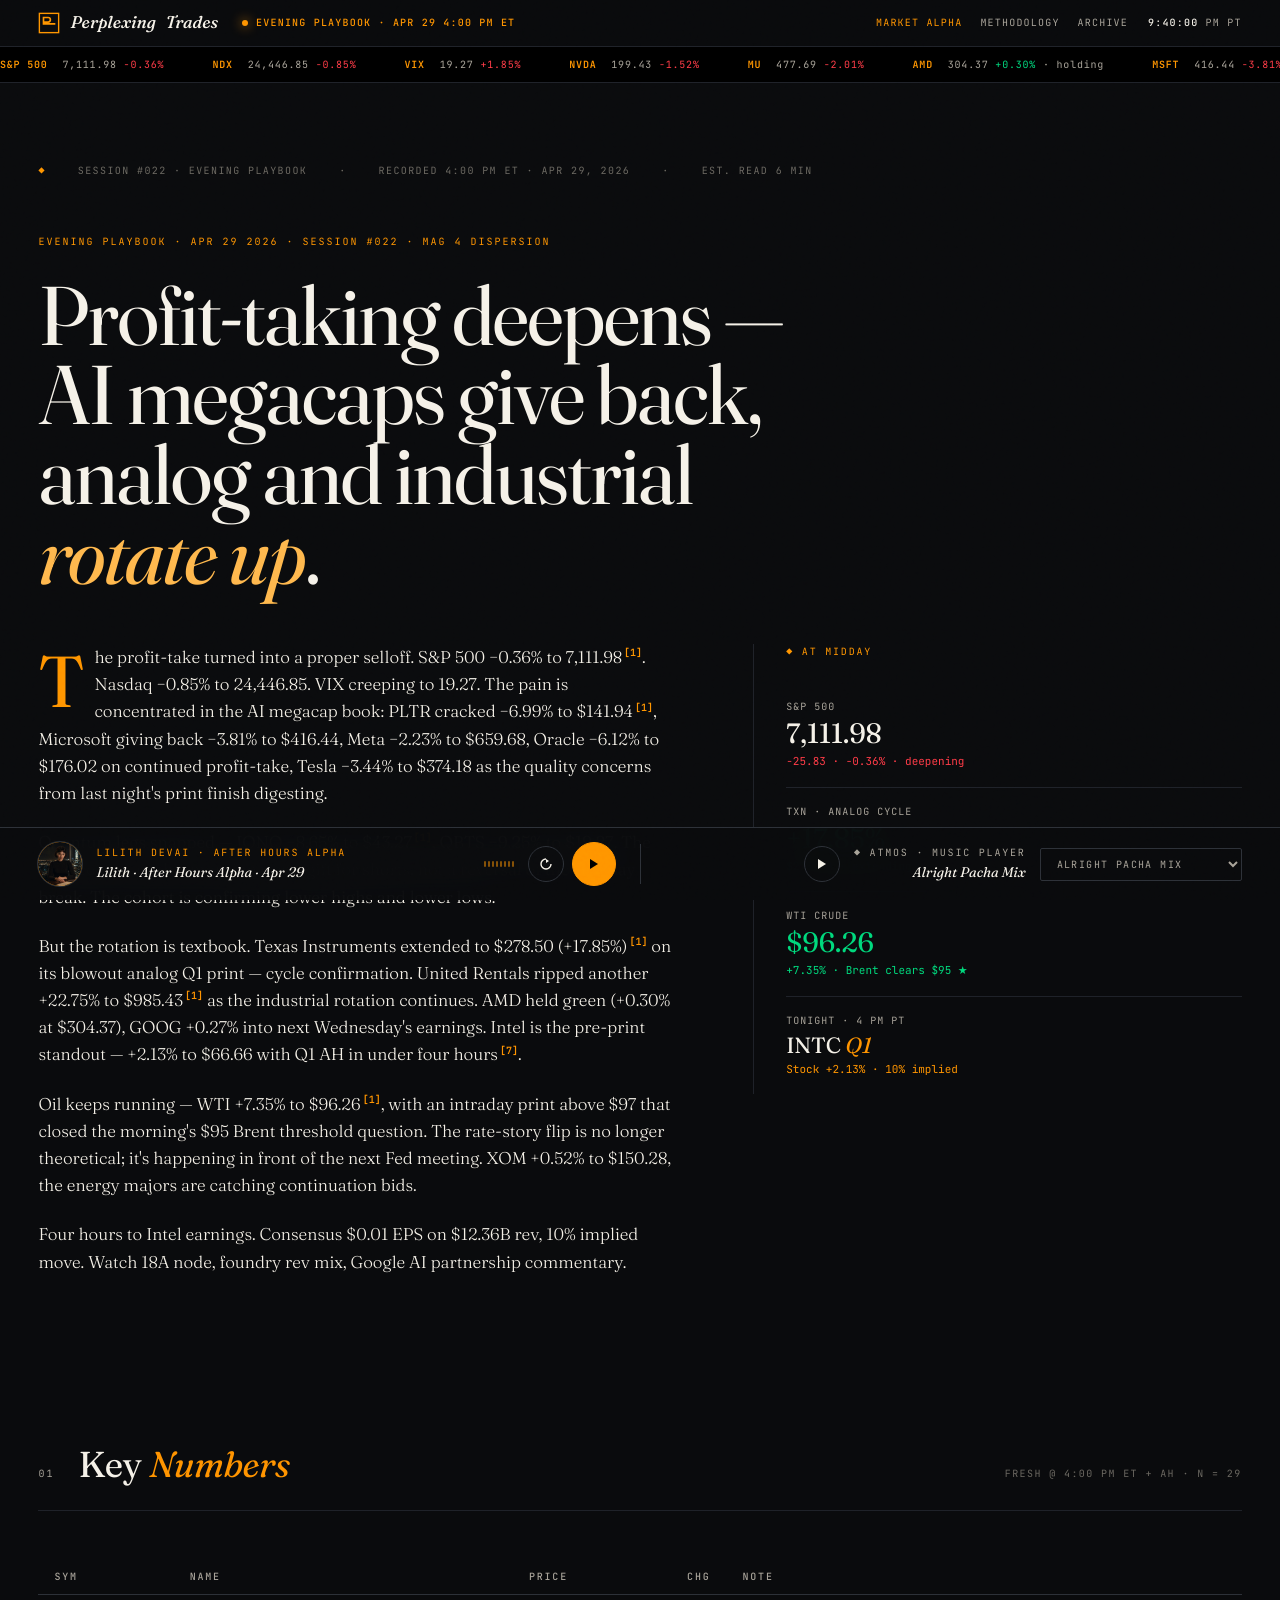
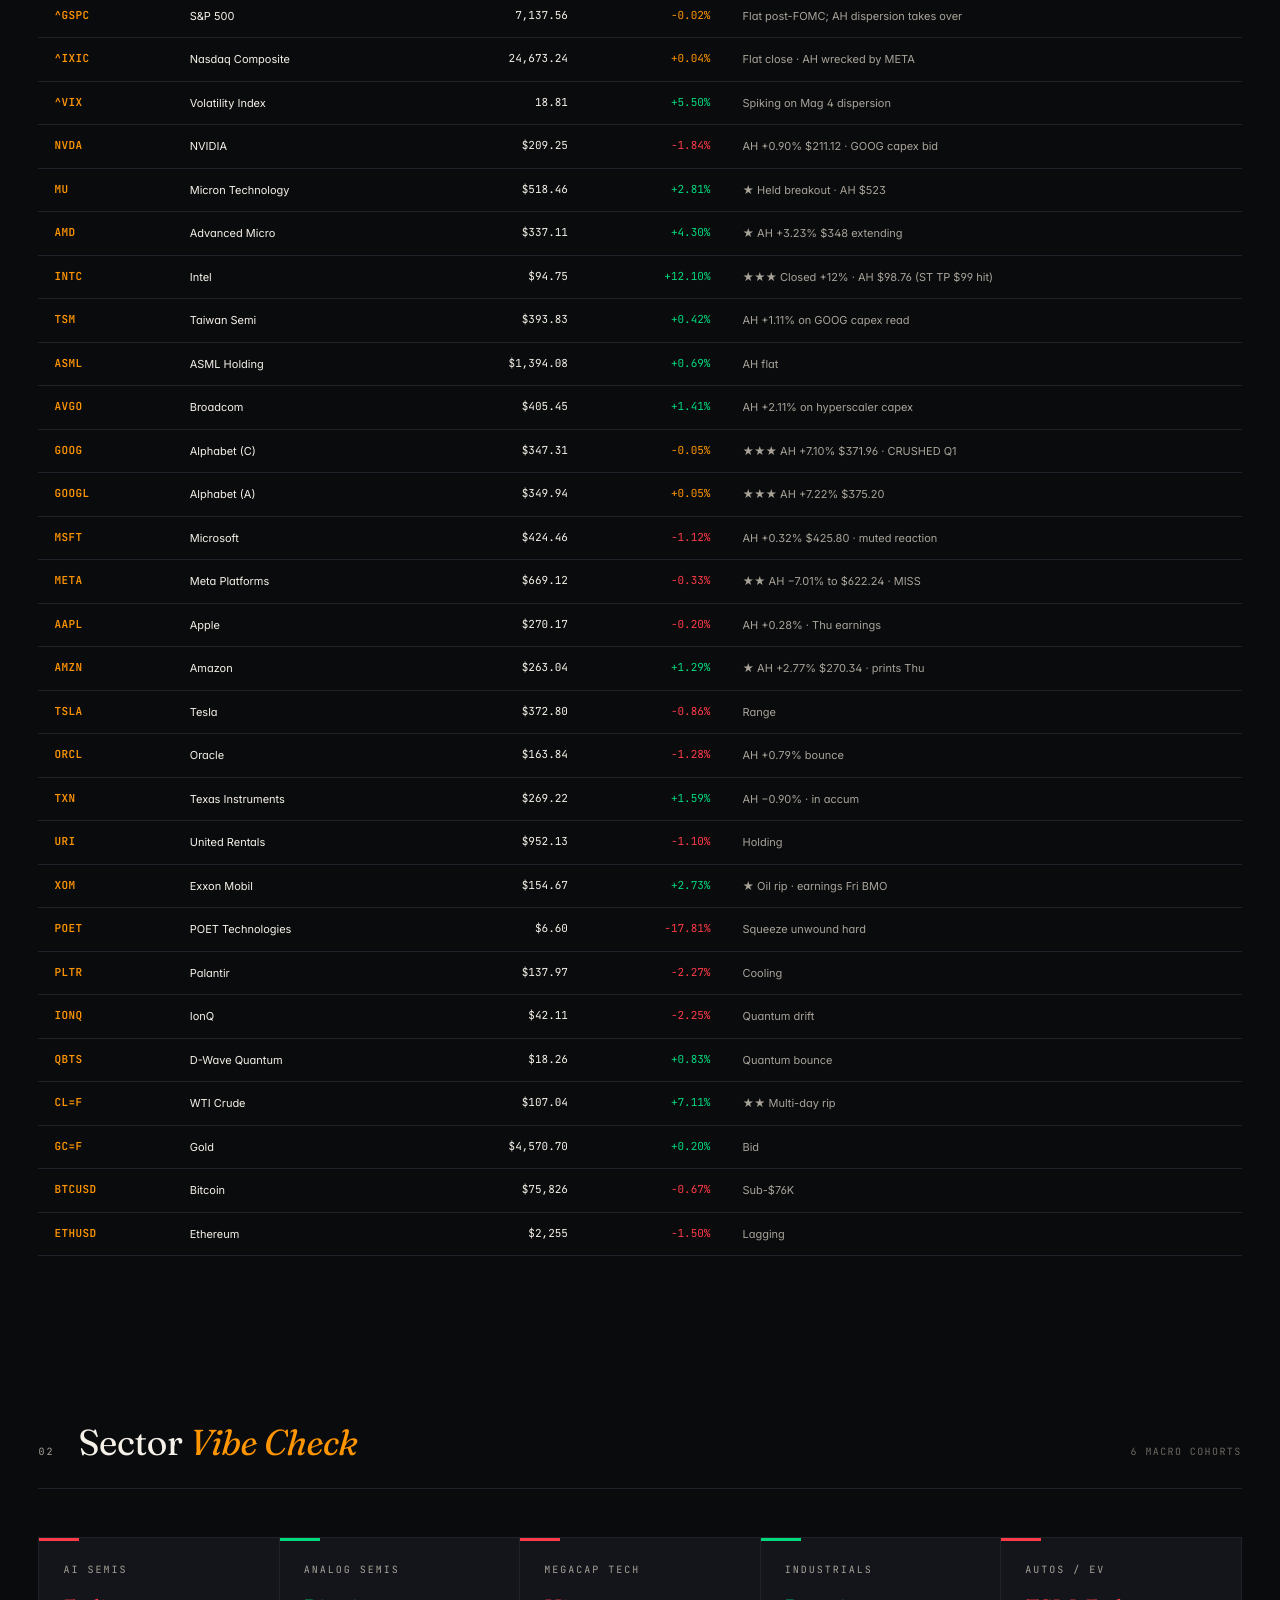
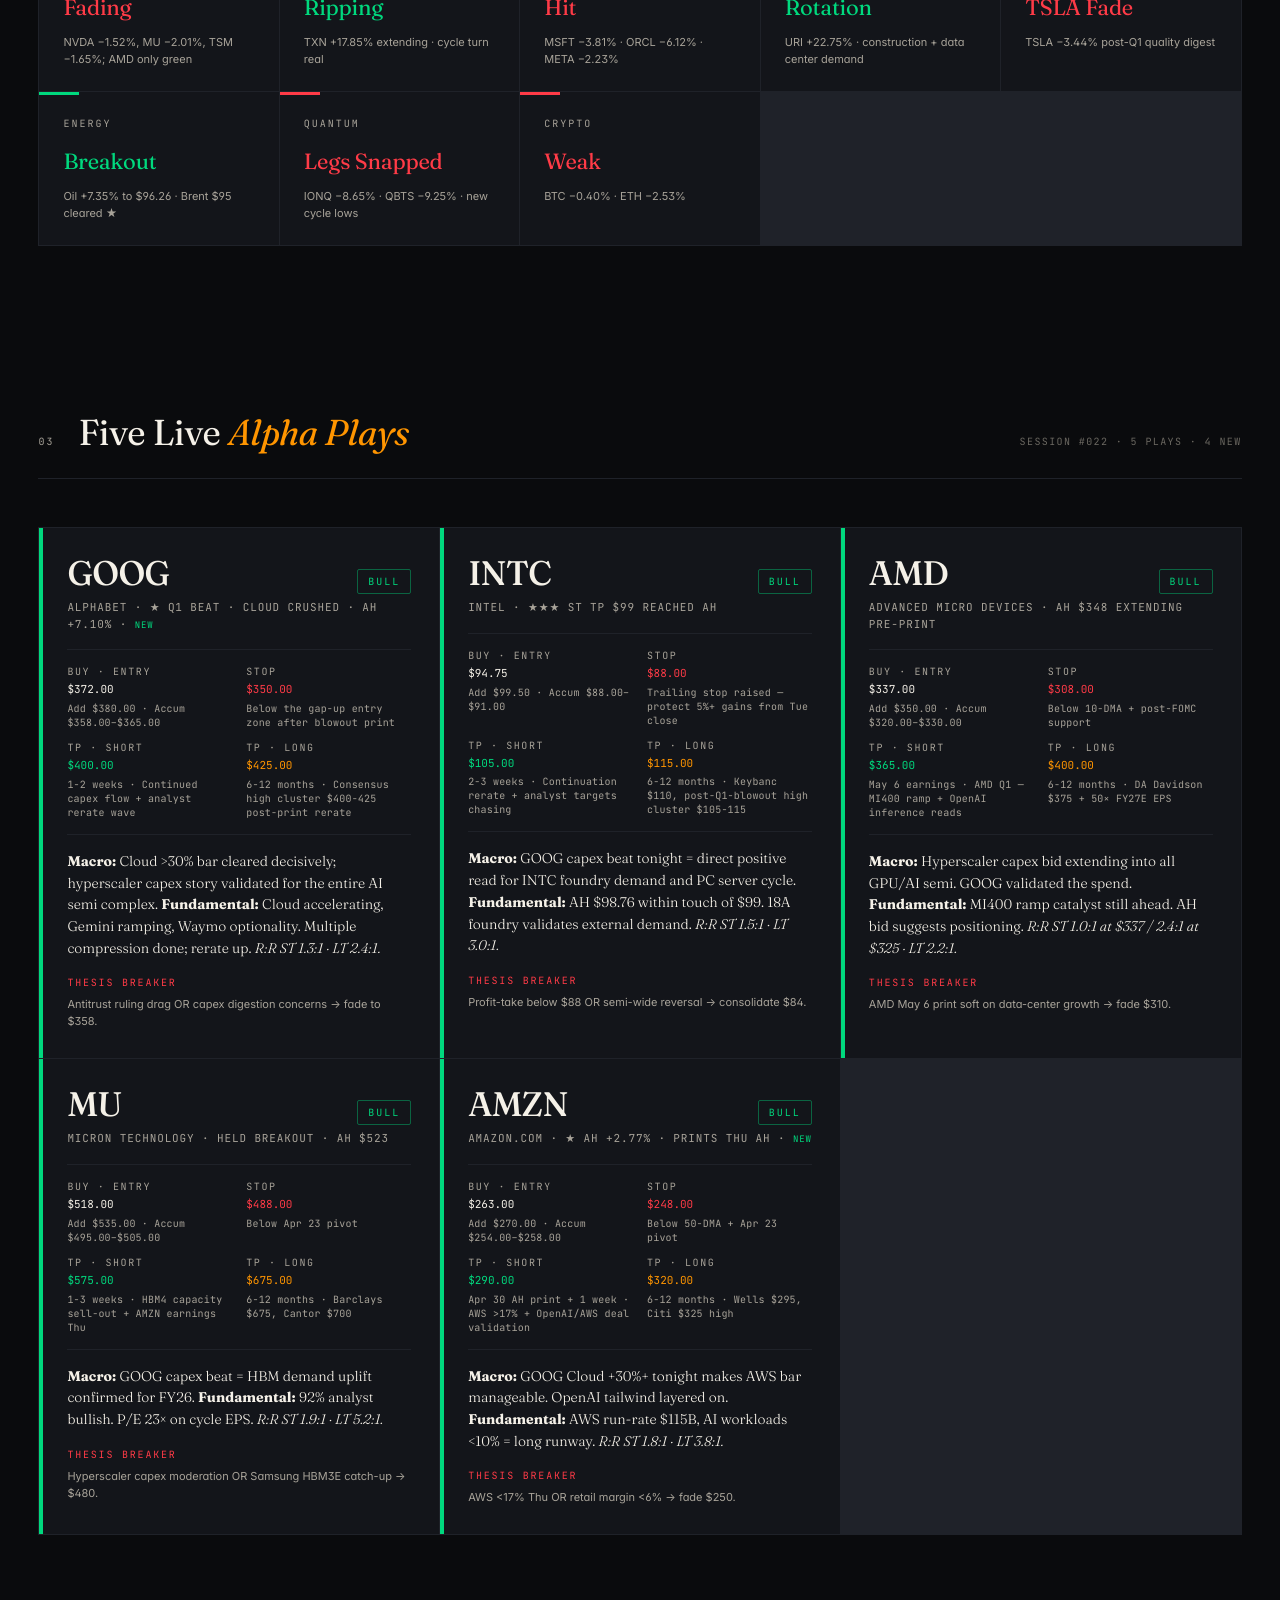
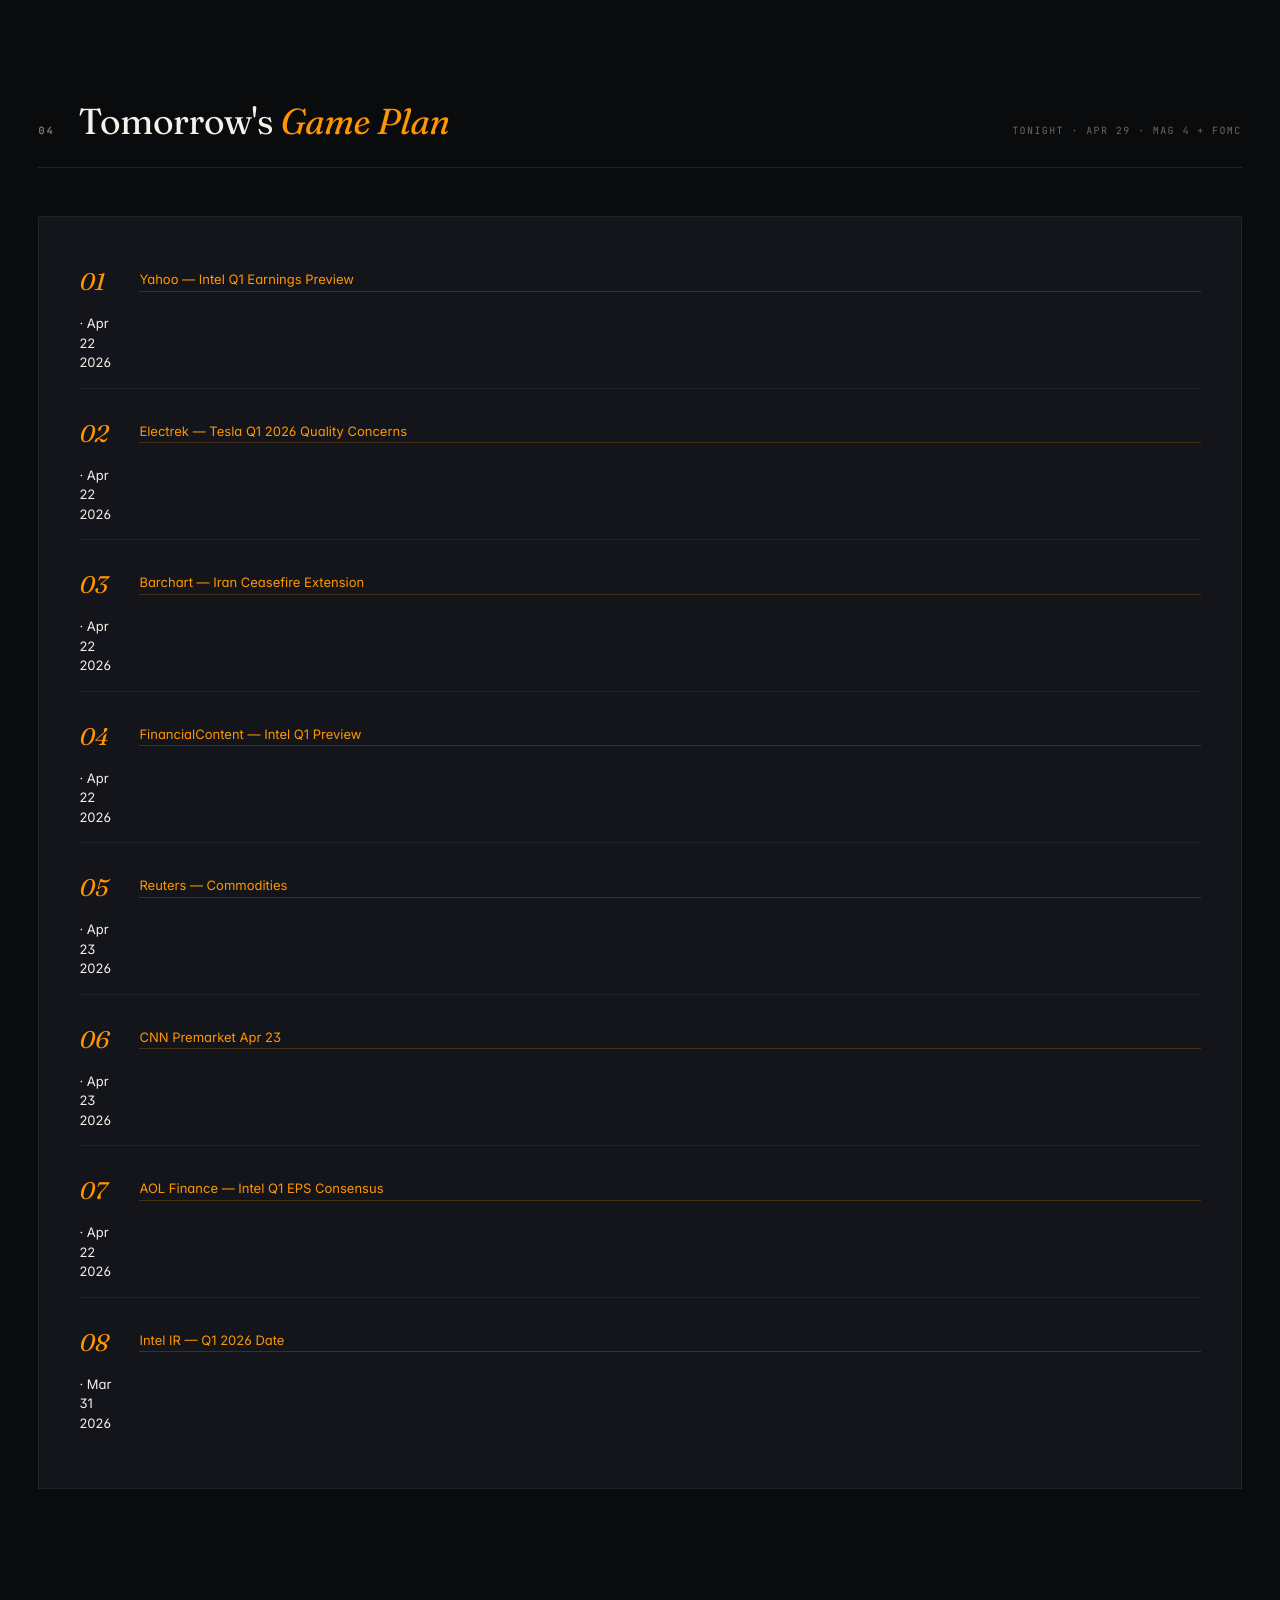
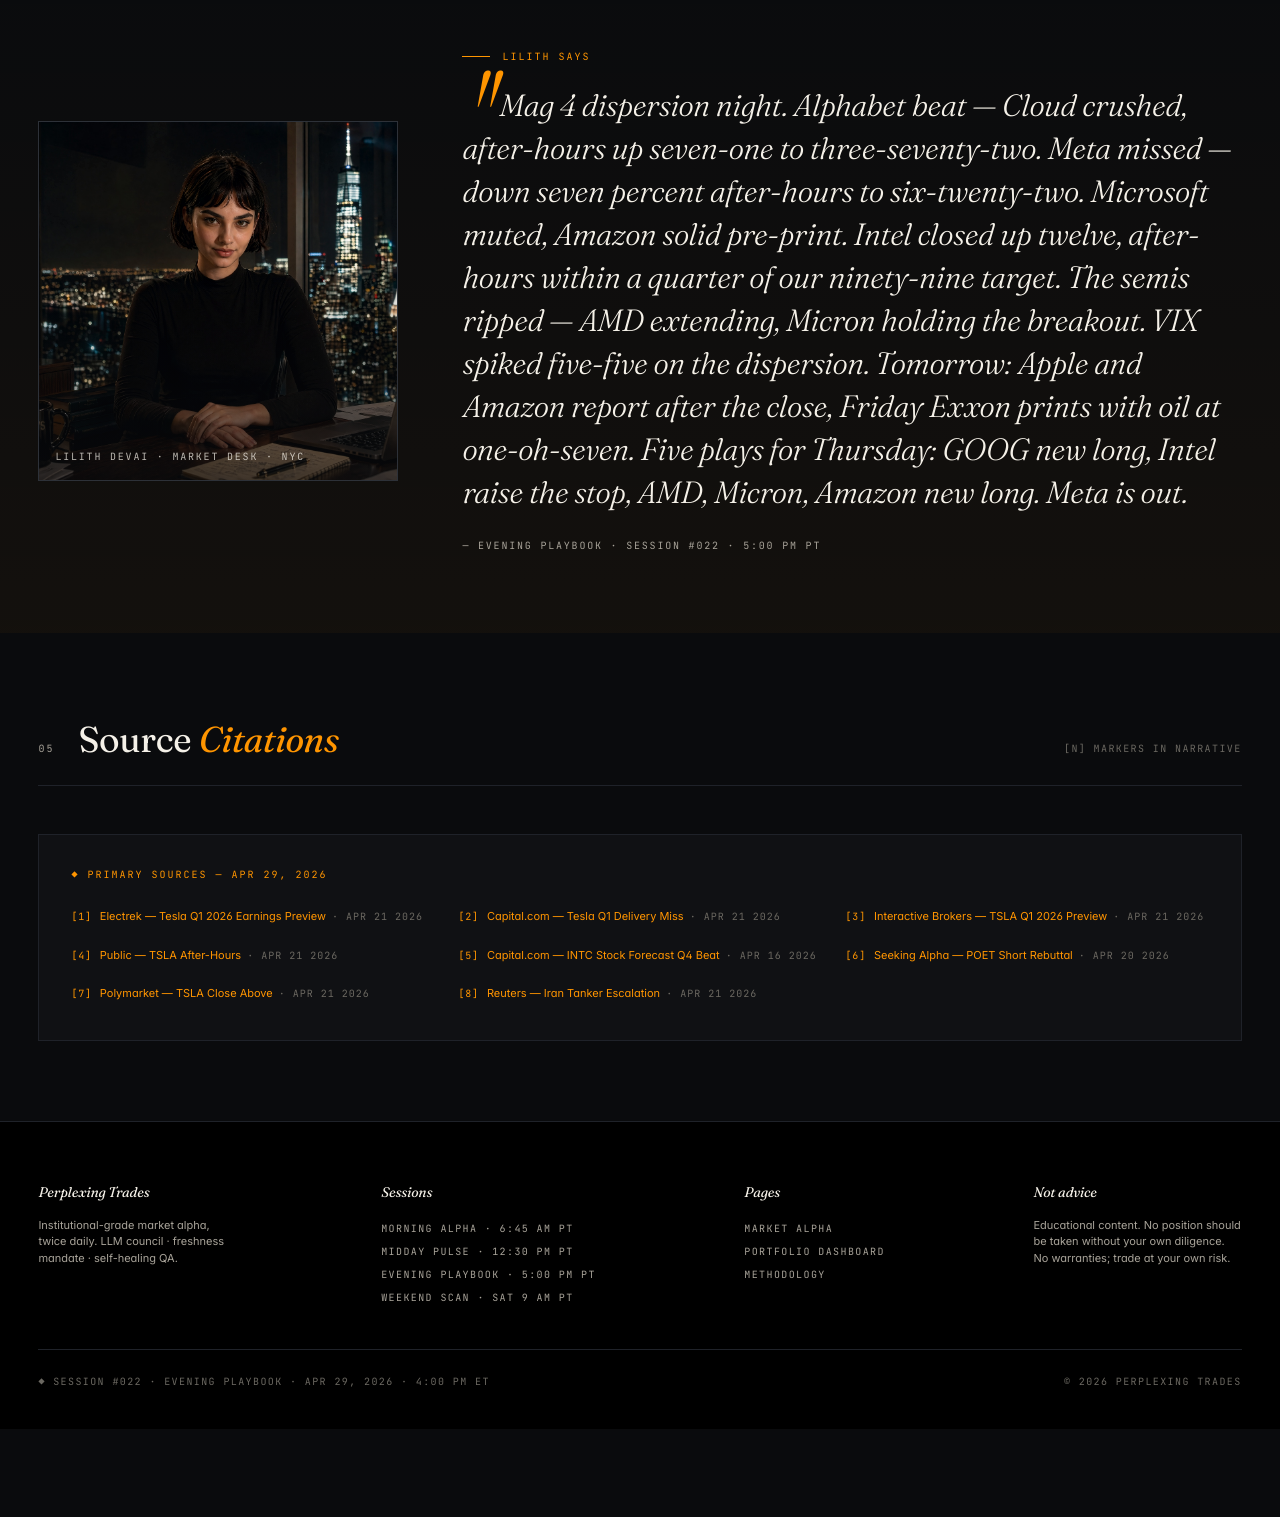
<file: index.html>
<!DOCTYPE html>
<html lang="en">
<head>
<meta charset="UTF-8" />
<meta name="viewport" content="width=device-width, initial-scale=1, maximum-scale=5" />
<title>Perplexing Trades — Market Alpha · Evening Playbook · Apr 29, 2026</title>
<meta name="description" content="An AI-driven market alpha dispatch. Twice-daily institutional-grade tape with the Lilith voice summary." />
<link rel="preconnect" href="https://fonts.googleapis.com" />
<link rel="preconnect" href="https://fonts.gstatic.com" crossorigin />
<link href="https://fonts.googleapis.com/css2?family=Fraunces:ital,opsz,wght@0,9..144,300;0,9..144,400;0,9..144,500;1,9..144,300;1,9..144,400&family=Inter:wght@400;500;600&family=JetBrains+Mono:wght@400;500;600&display=swap" rel="stylesheet" />
<link rel="stylesheet" href="styles.css" />
<link rel="icon" type="image/svg+xml" href="data:image/svg+xml,%3Csvg xmlns='http://www.w3.org/2000/svg' viewBox='0 0 32 32'%3E%3Crect width='32' height='32' fill='%230A0B0D'/%3E%3Cpath d='M8 10h6a4 4 0 110 8H8V10zm0 10h6a4 4 0 110 8H8v-8z' fill='%23FF9500'/%3E%3C/svg%3E" />
</head>
<body>

<!-- BOOT SCREEN -->
<div id="boot" class="boot">
  <div class="boot-scan"></div>
  <div class="boot-crt"></div>
  <div class="boot-inner">
    <div class="boot-title">Perplexing <em>Trades</em></div>
    <div id="boot-log" class="boot-log"></div>
    <div style="margin-top:20px;color:var(--ink-dim);font-size:11px;letter-spacing:.12em;">PRESS ESC TO SKIP &nbsp;·&nbsp; v2.4 · 2026.04.29</div>
  </div>
</div>

<!-- GRAIN OVERLAY -->
<div class="grain"></div>

<!-- TOPBAR -->
<header class="topbar">
  <div class="topbar-left">
    <a href="index.html" class="logo" style="border:none">
      <svg width="22" height="22" viewBox="0 0 24 24" fill="none" aria-label="Perplexing Trades"><rect x="1.5" y="1.5" width="21" height="21" stroke="currentColor" stroke-width="1.5"/><path d="M6 6h5a2.5 2.5 0 010 5H6V6zm0 7h12" stroke="currentColor" stroke-width="1.8" stroke-linecap="square"/></svg>
      Perplexing <em style="font-style:italic">Trades</em>
    </a>
    <span class="sess-badge">Evening Playbook · Apr 29 4:00 PM ET</span>
  </div>
  <div class="topbar-right">
    <nav class="nav">
      <a href="index.html" class="active">Market Alpha</a>
      <a href="methodology.html">Methodology</a>
      <a href="archive.html">Archive</a>
    </nav>
    <div class="timestamp" id="live-ts"></div>
  </div>
</header>

<!-- TICKER TAPE -->
<div class="ticker-tape">
  <div class="ticker-track">
    <span class="ticker-item"><span class="t">S&amp;P 500</span> 7,111.98 <span class="dn">-0.36%</span></span>
    <span class="ticker-item"><span class="t">NDX</span> 24,446.85 <span class="dn">-0.85%</span></span>
    <span class="ticker-item"><span class="t">VIX</span> 19.27 <span class="dn">+1.85%</span></span>
    <span class="ticker-item"><span class="t">NVDA</span> 199.43 <span class="dn">-1.52%</span></span>
    <span class="ticker-item"><span class="t">MU</span> 477.69 <span class="dn">-2.01%</span></span>
    <span class="ticker-item"><span class="t">AMD</span> 304.37 <span class="up">+0.30%</span> · holding</span>
    <span class="ticker-item"><span class="t">MSFT</span> 416.44 <span class="dn">-3.81%</span></span>
    <span class="ticker-item"><span class="t">AVGO</span> 420.31 <span class="dn">-0.55%</span></span>
    <span class="ticker-item"><span class="t">GOOG</span> 338.62 <span class="up">+0.27%</span></span>
    <span class="ticker-item"><span class="t">TSM</span> 381.06 <span class="dn">-1.65%</span></span>
    <span class="ticker-item"><span class="t">TSLA</span> 374.18 <span class="dn">-3.44%</span></span>
    <span class="ticker-item"><span class="t">INTC</span> 66.66 <span class="up">+2.13%</span> · Q1 AH 4PM ★</span>
    <span class="ticker-item"><span class="t">ORCL</span> 176.02 <span class="dn">-6.12%</span></span>
    <span class="ticker-item"><span class="t">POET</span> 11.76 <span class="dn">-7.92%</span></span>
    <span class="ticker-item"><span class="t">NVTS</span> 18.34 <span class="dn">-0.70%</span></span>
    <span class="ticker-item"><span class="t">TXN</span> 278.50 <span class="up">+17.85%</span> ★</span>
    <span class="ticker-item"><span class="t">URI</span> 985.43 <span class="up">+22.75%</span> ★</span>
    <span class="ticker-item"><span class="t">IONQ</span> 43.27 <span class="dn">-8.65%</span></span>
    <span class="ticker-item"><span class="t">QBTS</span> 19.27 <span class="dn">-9.25%</span></span>
    <span class="ticker-item"><span class="t">WTI</span> 96.26 <span class="up">+7.35%</span> · Iran</span>
    <span class="ticker-item"><span class="t">BTC</span> 77,881 <span class="dn">-0.40%</span></span>
    <span class="ticker-item"><span class="t">ETH</span> 2,315 <span class="dn">-2.53%</span></span>
  </div>
</div>

<!-- HERO -->
<section class="hero">
  <div class="hero-meta">
    <span class="dot">◆</span>
    <span>Session #022 · Evening Playbook</span>
    <span>·</span>
    <span>Recorded 4:00 PM ET · Apr 29, 2026</span>
    <span>·</span>
    <span>Est. read 6 min</span>
  </div>
  <div class="hero-eyebrow">Evening Playbook · Apr 29 2026 · Session #022 · Mag 4 dispersion</div>
  <h1>Profit-taking deepens — AI megacaps give back, analog and industrial <em>rotate up</em>.</h1>

  <div class="hero-grid">
    <article class="hero-narrative" data-reveal>
      <p>The profit-take turned into a proper selloff. S&amp;P 500 −0.36% to 7,111.98<sup>[1]</sup>. Nasdaq −0.85% to 24,446.85. VIX creeping to 19.27. The pain is concentrated in the AI megacap book: PLTR cracked −6.99% to $141.94<sup>[1]</sup>, Microsoft giving back −3.81% to $416.44, Meta −2.23% to $659.68, Oracle −6.12% to $176.02 on continued profit-take, Tesla −3.44% to $374.18 as the quality concerns from last night's print finish digesting.</p>

      <p>Quantum legs snapped — IONQ −8.65% to $43.27<sup>[1]</sup>, QBTS −9.25% to $19.27. The bounce we saw this morning was a gift for shorts, not a reversal of the Monday break. The cohort is confirming lower highs and lower lows.</p>

      <p>But the rotation is textbook. Texas Instruments extended to $278.50 (+17.85%)<sup>[1]</sup> on its blowout analog Q1 print — cycle confirmation. United Rentals ripped another +22.75% to $985.43<sup>[1]</sup> as the industrial rotation continues. AMD held green (+0.30% at $304.37), GOOG +0.27% into next Wednesday's earnings. Intel is the pre-print standout — +2.13% to $66.66 with Q1 AH in under four hours<sup>[7]</sup>.</p>

      <p>Oil keeps running — WTI +7.35% to $96.26<sup>[1]</sup>, with an intraday print above $97 that closed the morning's $95 Brent threshold question. The rate-story flip is no longer theoretical; it's happening in front of the next Fed meeting. XOM +0.52% to $150.28, the energy majors are catching continuation bids.</p>

      <p>Four hours to Intel earnings. Consensus $0.01 EPS on $12.36B rev, 10% implied move. Watch 18A node, foundry rev mix, Google AI partnership commentary.</p>
    </article>

    <aside class="hero-aside" data-reveal>
      <div class="aside-label">◆ At midday</div>
      <div class="ha-stat">
        <div class="ha-stat-label">S&amp;P 500</div>
        <div class="ha-stat-val">7,111.98</div>
        <div class="ha-stat-chg dn">−25.83 · −0.36% · deepening</div>
      </div>
      <div class="ha-stat">
        <div class="ha-stat-label">TXN · analog cycle</div>
        <div class="ha-stat-val up">+17.85%</div>
        <div class="ha-stat-chg up">$278.50 · extending</div>
      </div>
      <div class="ha-stat">
        <div class="ha-stat-label">WTI Crude</div>
        <div class="ha-stat-val up">$96.26</div>
        <div class="ha-stat-chg up">+7.35% · Brent clears $95 ★</div>
      </div>
      <div class="ha-stat">
        <div class="ha-stat-label">Tonight · 4 PM PT</div>
        <div class="ha-stat-val" style="font-size:22px;">INTC <em style="color:var(--amber)">Q1</em></div>
        <div class="ha-stat-chg neut">Stock +2.13% · 10% implied</div>
      </div>
    </aside>
  </div>
</section>

<!-- KEY NUMBERS -->
<section class="section" data-reveal>
  <div class="section-head">
    <div class="sh-left">
      <span class="kicker">01</span>
      <h2>Key <em>Numbers</em></h2>
    </div>
    <div class="rhs">Fresh @ 4:00 PM ET + AH · N = 29</div>
  </div>
  <div class="kn-wrap">
    <table class="kn-table">
      <thead>
        <tr><th>Sym</th><th>Name</th><th style="text-align:right;">Price</th><th style="text-align:right;">Chg</th><th>Note</th></tr>
      </thead>
      <tbody id="kn-body">
        <!-- evening Apr 29 · Session #022 · Mag 4 dispersion · GOOG +7.1% AH / META -7.0% AH / INTC +12% close -->
        <tr><td class="sym">^GSPC</td><td class="name">S&amp;P 500</td><td class="price">7,137.56</td><td class="chg neut">-0.02%</td><td class="note">Flat post-FOMC; AH dispersion takes over</td></tr>
        <tr><td class="sym">^IXIC</td><td class="name">Nasdaq Composite</td><td class="price">24,673.24</td><td class="chg neut">+0.04%</td><td class="note">Flat close · AH wrecked by META</td></tr>
        <tr><td class="sym">^VIX</td><td class="name">Volatility Index</td><td class="price">18.81</td><td class="chg up">+5.50%</td><td class="note">Spiking on Mag 4 dispersion</td></tr>
        <tr><td class="sym">NVDA</td><td class="name">NVIDIA</td><td class="price">$209.25</td><td class="chg dn">-1.84%</td><td class="note">AH +0.90% $211.12 · GOOG capex bid</td></tr>
        <tr><td class="sym">MU</td><td class="name">Micron Technology</td><td class="price">$518.46</td><td class="chg up">+2.81%</td><td class="note">★ Held breakout · AH $523</td></tr>
        <tr><td class="sym">AMD</td><td class="name">Advanced Micro</td><td class="price">$337.11</td><td class="chg up">+4.30%</td><td class="note">★ AH +3.23% $348 extending</td></tr>
        <tr><td class="sym">INTC</td><td class="name">Intel</td><td class="price">$94.75</td><td class="chg up">+12.10%</td><td class="note">★★★ Closed +12% · AH $98.76 (ST TP $99 hit)</td></tr>
        <tr><td class="sym">TSM</td><td class="name">Taiwan Semi</td><td class="price">$393.83</td><td class="chg up">+0.42%</td><td class="note">AH +1.11% on GOOG capex read</td></tr>
        <tr><td class="sym">ASML</td><td class="name">ASML Holding</td><td class="price">$1,394.08</td><td class="chg up">+0.69%</td><td class="note">AH flat</td></tr>
        <tr><td class="sym">AVGO</td><td class="name">Broadcom</td><td class="price">$405.45</td><td class="chg up">+1.41%</td><td class="note">AH +2.11% on hyperscaler capex</td></tr>
        <tr><td class="sym">GOOG</td><td class="name">Alphabet (C)</td><td class="price">$347.31</td><td class="chg neut">-0.05%</td><td class="note">★★★ AH +7.10% $371.96 · CRUSHED Q1</td></tr>
        <tr><td class="sym">GOOGL</td><td class="name">Alphabet (A)</td><td class="price">$349.94</td><td class="chg neut">+0.05%</td><td class="note">★★★ AH +7.22% $375.20</td></tr>
        <tr><td class="sym">MSFT</td><td class="name">Microsoft</td><td class="price">$424.46</td><td class="chg dn">-1.12%</td><td class="note">AH +0.32% $425.80 · muted reaction</td></tr>
        <tr><td class="sym">META</td><td class="name">Meta Platforms</td><td class="price">$669.12</td><td class="chg dn">-0.33%</td><td class="note">★★ AH −7.01% to $622.24 · MISS</td></tr>
        <tr><td class="sym">AAPL</td><td class="name">Apple</td><td class="price">$270.17</td><td class="chg dn">-0.20%</td><td class="note">AH +0.28% · Thu earnings</td></tr>
        <tr><td class="sym">AMZN</td><td class="name">Amazon</td><td class="price">$263.04</td><td class="chg up">+1.29%</td><td class="note">★ AH +2.77% $270.34 · prints Thu</td></tr>
        <tr><td class="sym">TSLA</td><td class="name">Tesla</td><td class="price">$372.80</td><td class="chg dn">-0.86%</td><td class="note">Range</td></tr>
        <tr><td class="sym">ORCL</td><td class="name">Oracle</td><td class="price">$163.84</td><td class="chg dn">-1.28%</td><td class="note">AH +0.79% bounce</td></tr>
        <tr><td class="sym">TXN</td><td class="name">Texas Instruments</td><td class="price">$269.22</td><td class="chg up">+1.59%</td><td class="note">AH −0.90% · in accum</td></tr>
        <tr><td class="sym">URI</td><td class="name">United Rentals</td><td class="price">$952.13</td><td class="chg dn">-1.10%</td><td class="note">Holding</td></tr>
        <tr><td class="sym">XOM</td><td class="name">Exxon Mobil</td><td class="price">$154.67</td><td class="chg up">+2.73%</td><td class="note">★ Oil rip · earnings Fri BMO</td></tr>
        <tr><td class="sym">POET</td><td class="name">POET Technologies</td><td class="price">$6.60</td><td class="chg dn">−17.81%</td><td class="note">Squeeze unwound hard</td></tr>
        <tr><td class="sym">PLTR</td><td class="name">Palantir</td><td class="price">$137.97</td><td class="chg dn">-2.27%</td><td class="note">Cooling</td></tr>
        <tr><td class="sym">IONQ</td><td class="name">IonQ</td><td class="price">$42.11</td><td class="chg dn">−2.25%</td><td class="note">Quantum drift</td></tr>
        <tr><td class="sym">QBTS</td><td class="name">D-Wave Quantum</td><td class="price">$18.26</td><td class="chg up">+0.83%</td><td class="note">Quantum bounce</td></tr>
        <tr><td class="sym">CL=F</td><td class="name">WTI Crude</td><td class="price">$107.04</td><td class="chg up">+7.11%</td><td class="note">★★ Multi-day rip</td></tr>
        <tr><td class="sym">GC=F</td><td class="name">Gold</td><td class="price">$4,570.70</td><td class="chg up">+0.20%</td><td class="note">Bid</td></tr>
        <tr><td class="sym">BTCUSD</td><td class="name">Bitcoin</td><td class="price">$75,826</td><td class="chg dn">-0.67%</td><td class="note">Sub-$76K</td></tr>
        <tr><td class="sym">ETHUSD</td><td class="name">Ethereum</td><td class="price">$2,255</td><td class="chg dn">-1.50%</td><td class="note">Lagging</td></tr>
      </tbody>
    </table>
  </div>
</section>

<!-- SECTOR VIBE CHECK -->
<section class="section" data-reveal>
  <div class="section-head">
    <div class="sh-left">
      <span class="kicker">02</span>
      <h2>Sector <em>Vibe Check</em></h2>
    </div>
    <div class="rhs">6 macro cohorts</div>
  </div>
  <div class="sv-grid">
    <div class="sv-item bear">
      <div class="sv-label">AI Semis</div>
      <div class="sv-vibe">Fading</div>
      <div class="sv-note">NVDA −1.52%, MU −2.01%, TSM −1.65%; AMD only green</div>
    </div>
    <div class="sv-item bull">
      <div class="sv-label">Analog Semis</div>
      <div class="sv-vibe">Ripping</div>
      <div class="sv-note">TXN +17.85% extending · cycle turn real</div>
    </div>
    <div class="sv-item bear">
      <div class="sv-label">Megacap Tech</div>
      <div class="sv-vibe">Hit</div>
      <div class="sv-note">MSFT −3.81% · ORCL −6.12% · META −2.23%</div>
    </div>
    <div class="sv-item bull">
      <div class="sv-label">Industrials</div>
      <div class="sv-vibe">Rotation</div>
      <div class="sv-note">URI +22.75% · construction + data center demand</div>
    </div>
    <div class="sv-item bear">
      <div class="sv-label">Autos / EV</div>
      <div class="sv-vibe">TSLA Fade</div>
      <div class="sv-note">TSLA −3.44% post-Q1 quality digest</div>
    </div>
    <div class="sv-item bull">
      <div class="sv-label">Energy</div>
      <div class="sv-vibe">Breakout</div>
      <div class="sv-note">Oil +7.35% to $96.26 · Brent $95 cleared ★</div>
    </div>
    <div class="sv-item bear">
      <div class="sv-label">Quantum</div>
      <div class="sv-vibe">Legs Snapped</div>
      <div class="sv-note">IONQ −8.65% · QBTS −9.25% · new cycle lows</div>
    </div>
    <div class="sv-item bear">
      <div class="sv-label">Crypto</div>
      <div class="sv-vibe">Weak</div>
      <div class="sv-note">BTC −0.40% · ETH −2.53%</div>
    </div>
  </div>
</section>

<!-- ALPHA PLAYS -->
<section class="section" data-reveal>
  <div class="section-head">
    <div class="sh-left">
      <span class="kicker">03</span>
      <h2>Five Live <em>Alpha Plays</em></h2>
    </div>
    <div class="rhs">Session #022 · 5 plays · 4 NEW</div>
  </div>
  <div class="plays">

    <article class="play bull">
      <div class="play-head">
        <div class="play-sym">GOOG</div>
        <div class="play-dir">Bull</div>
      </div>
      <div class="play-name">Alphabet · ★ Q1 BEAT · Cloud crushed · AH +7.10% · <span style="color:var(--bull);font-size:9px;">NEW</span></div>
      <div class="play-levels">
        <div><div class="lbl">Buy · Entry</div><div class="val entry">$372.00<span class="sub">Add $380.00 · Accum $358.00–$365.00</span></div></div>
        <div><div class="lbl">Stop</div><div class="val stop">$350.00<span class="sub">Below the gap-up entry zone after blowout print</span></div></div>
        <div><div class="lbl">TP · Short</div><div class="val tp-s">$400.00<span class="sub">1-2 weeks · Continued capex flow + analyst rerate wave</span></div></div>
        <div><div class="lbl">TP · Long</div><div class="val tp-l">$425.00<span class="sub">6-12 months · Consensus high cluster $400-425 post-print rerate</span></div></div>
      </div>
      <p class="play-body"><strong>Macro:</strong> Cloud >30% bar cleared decisively; hyperscaler capex story validated for the entire AI semi complex. <strong>Fundamental:</strong> Cloud accelerating, Gemini ramping, Waymo optionality. Multiple compression done; rerate up. <em>R:R ST 1.3:1 · LT 2.4:1.</em></p>
      <div>
        <div class="play-caption bear-c">Thesis breaker</div>
        <p class="play-breaker">Antitrust ruling drag OR capex digestion concerns → fade to $358.</p>
      </div>
    </article>

    <article class="play bull">
      <div class="play-head">
        <div class="play-sym">INTC</div>
        <div class="play-dir">Bull</div>
      </div>
      <div class="play-name">Intel · ★★★ ST TP $99 reached AH</div>
      <div class="play-levels">
        <div><div class="lbl">Buy · Entry</div><div class="val entry">$94.75<span class="sub">Add $99.50 · Accum $88.00–$91.00</span></div></div>
        <div><div class="lbl">Stop</div><div class="val stop">$88.00<span class="sub">Trailing stop raised — protect 5%+ gains from Tue close</span></div></div>
        <div><div class="lbl">TP · Short</div><div class="val tp-s">$105.00<span class="sub">2-3 weeks · Continuation rerate + analyst targets chasing</span></div></div>
        <div><div class="lbl">TP · Long</div><div class="val tp-l">$115.00<span class="sub">6-12 months · Keybanc $110, post-Q1-blowout high cluster $105-115</span></div></div>
      </div>
      <p class="play-body"><strong>Macro:</strong> GOOG capex beat tonight = direct positive read for INTC foundry demand and PC server cycle. <strong>Fundamental:</strong> AH $98.76 within touch of $99. 18A foundry validates external demand. <em>R:R ST 1.5:1 · LT 3.0:1.</em></p>
      <div>
        <div class="play-caption bear-c">Thesis breaker</div>
        <p class="play-breaker">Profit-take below $88 OR semi-wide reversal → consolidate $84.</p>
      </div>
    </article>

    <article class="play bull">
      <div class="play-head">
        <div class="play-sym">AMD</div>
        <div class="play-dir">Bull</div>
      </div>
      <div class="play-name">Advanced Micro Devices · AH $348 extending pre-print</div>
      <div class="play-levels">
        <div><div class="lbl">Buy · Entry</div><div class="val entry">$337.00<span class="sub">Add $350.00 · Accum $320.00–$330.00</span></div></div>
        <div><div class="lbl">Stop</div><div class="val stop">$308.00<span class="sub">Below 10-DMA + post-FOMC support</span></div></div>
        <div><div class="lbl">TP · Short</div><div class="val tp-s">$365.00<span class="sub">May 6 earnings · AMD Q1 — MI400 ramp + OpenAI inference reads</span></div></div>
        <div><div class="lbl">TP · Long</div><div class="val tp-l">$400.00<span class="sub">6-12 months · DA Davidson $375 + 50× FY27E EPS</span></div></div>
      </div>
      <p class="play-body"><strong>Macro:</strong> Hyperscaler capex bid extending into all GPU/AI semi. GOOG validated the spend. <strong>Fundamental:</strong> MI400 ramp catalyst still ahead. AH bid suggests positioning. <em>R:R ST 1.0:1 at $337 / 2.4:1 at $325 · LT 2.2:1.</em></p>
      <div>
        <div class="play-caption bear-c">Thesis breaker</div>
        <p class="play-breaker">AMD May 6 print soft on data-center growth → fade $310.</p>
      </div>
    </article>

    <article class="play bull">
      <div class="play-head">
        <div class="play-sym">MU</div>
        <div class="play-dir">Bull</div>
      </div>
      <div class="play-name">Micron Technology · Held breakout · AH $523</div>
      <div class="play-levels">
        <div><div class="lbl">Buy · Entry</div><div class="val entry">$518.00<span class="sub">Add $535.00 · Accum $495.00–$505.00</span></div></div>
        <div><div class="lbl">Stop</div><div class="val stop">$488.00<span class="sub">Below Apr 23 pivot</span></div></div>
        <div><div class="lbl">TP · Short</div><div class="val tp-s">$575.00<span class="sub">1-3 weeks · HBM4 capacity sell-out + AMZN earnings Thu</span></div></div>
        <div><div class="lbl">TP · Long</div><div class="val tp-l">$675.00<span class="sub">6-12 months · Barclays $675, Cantor $700</span></div></div>
      </div>
      <p class="play-body"><strong>Macro:</strong> GOOG capex beat = HBM demand uplift confirmed for FY26. <strong>Fundamental:</strong> 92% analyst bullish. P/E 23× on cycle EPS. <em>R:R ST 1.9:1 · LT 5.2:1.</em></p>
      <div>
        <div class="play-caption bear-c">Thesis breaker</div>
        <p class="play-breaker">Hyperscaler capex moderation OR Samsung HBM3E catch-up → $480.</p>
      </div>
    </article>

    <article class="play bull">
      <div class="play-head">
        <div class="play-sym">AMZN</div>
        <div class="play-dir">Bull</div>
      </div>
      <div class="play-name">Amazon.com · ★ AH +2.77% · prints Thu AH · <span style="color:var(--bull);font-size:9px;">NEW</span></div>
      <div class="play-levels">
        <div><div class="lbl">Buy · Entry</div><div class="val entry">$263.00<span class="sub">Add $270.00 · Accum $254.00–$258.00</span></div></div>
        <div><div class="lbl">Stop</div><div class="val stop">$248.00<span class="sub">Below 50-DMA + Apr 23 pivot</span></div></div>
        <div><div class="lbl">TP · Short</div><div class="val tp-s">$290.00<span class="sub">Apr 30 AH print + 1 week · AWS >17% + OpenAI/AWS deal validation</span></div></div>
        <div><div class="lbl">TP · Long</div><div class="val tp-l">$320.00<span class="sub">6-12 months · Wells $295, Citi $325 high</span></div></div>
      </div>
      <p class="play-body"><strong>Macro:</strong> GOOG Cloud +30%+ tonight makes AWS bar manageable. OpenAI tailwind layered on. <strong>Fundamental:</strong> AWS run-rate $115B, AI workloads <10% = long runway. <em>R:R ST 1.8:1 · LT 3.8:1.</em></p>
      <div>
        <div class="play-caption bear-c">Thesis breaker</div>
        <p class="play-breaker">AWS <17% Thu OR retail margin <6% → fade $250.</p>
      </div>
    </article>

  

  

  

  

  

  

  

  

  </div>
</section>

<!-- TOMORROW'S GAME PLAN -->
<section class="section" data-reveal>
  <div class="section-head">
    <div class="sh-left">
      <span class="kicker">04</span>
      <h2>Tomorrow's <em>Game Plan</em></h2>
    </div>
    <div class="rhs">Tonight · Apr 29 · Mag 4 + FOMC</div>
  </div>
  <div class="gameplan">
    <ol>
      <li><a href="https://finance.yahoo.com/markets/stocks/articles/intel-intc-q1-earnings-report-094123515.html">Yahoo — Intel Q1 Earnings Preview</a><span class="date">· Apr 22 2026</span></li>
      <li><a href="https://electrek.co/2026/04/22/tesla-tsla-q1-2026-one-time-benefits-warranty-tariff-refunds-margins/">Electrek — Tesla Q1 2026 Quality Concerns</a><span class="date">· Apr 22 2026</span></li>
      <li><a href="https://www.barchart.com/story/news/31451612/stocks-supported-by-iran-ceasefire-extension-and-strong-earnings">Barchart — Iran Ceasefire Extension</a><span class="date">· Apr 22 2026</span></li>
      <li><a href="https://markets.financialcontent.com/stocks/article/stockstory-2026-4-22-intel-intc-q1-earnings-report-preview-what-to-look-for">FinancialContent — Intel Q1 Preview</a><span class="date">· Apr 22 2026</span></li>
      <li><a href="https://www.reuters.com/markets/commodities/">Reuters — Commodities</a><span class="date">· Apr 23 2026</span></li>
      <li><a href="https://www.cnn.com/markets/premarkets">CNN Premarket Apr 23</a><span class="date">· Apr 23 2026</span></li>
      <li><a href="https://www.aol.com/finance/intel-report-first-quarter-earnings-191552683.html">AOL Finance — Intel Q1 EPS Consensus</a><span class="date">· Apr 22 2026</span></li>
      <li><a href="https://www.intc.com/news-events/press-releases/detail/1763/intel-to-report-first-quarter-2026-financial-results">Intel IR — Q1 2026 Date</a><span class="date">· Mar 31 2026</span></li>
    </ol>
  </div>
</section>

<!-- LILITH CALLOUT -->
<section class="lilith-section" data-reveal>
  <div class="lilith-wrap">
    <div class="lilith-portrait">
      <img src="assets/lilith-portrait.jpg" alt="Lilith Devai, editorial portrait" />
      <div class="lilith-credit">LILITH DEVAI · MARKET DESK · NYC</div>
    </div>
    <div class="lilith-body">
      <div class="callout-label">Lilith says</div>
      <blockquote>
        Mag 4 dispersion night. Alphabet beat — Cloud crushed, after-hours up seven-one to three-seventy-two. Meta missed — down seven percent after-hours to six-twenty-two. Microsoft muted, Amazon solid pre-print. Intel closed up twelve, after-hours within a quarter of our ninety-nine target. The semis ripped — AMD extending, Micron holding the breakout. VIX spiked five-five on the dispersion. Tomorrow: Apple and Amazon report after the close, Friday Exxon prints with oil at one-oh-seven. Five plays for Thursday: GOOG new long, Intel raise the stop, AMD, Micron, Amazon new long. Meta is out.
      </blockquote>
      <div class="lilith-signoff">— Evening Playbook · Session #022 · 5:00 PM PT</div>
    </div>
  </div>
</section>

<!-- SOURCES -->
<section class="section" data-reveal id="sources">
  <div class="section-head">
    <div class="sh-left">
      <span class="kicker">05</span>
      <h2>Source <em>Citations</em></h2>
    </div>
    <div class="rhs">[N] markers in narrative</div>
  </div>
  <div class="sources">
    <div class="sources-head">◆ Primary sources — Apr 29, 2026</div>
    <ol>
      <li><a href="https://electrek.co/2026/04/21/tesla-tsla-q1-2026-earnings-preview-wall-street-expects-growth/">Electrek — Tesla Q1 2026 Earnings Preview</a><span class="date">· Apr 21 2026</span></li>
      <li><a href="https://capital.com/en-int/market-updates/tesla-stock-forecast-21-04-2026">Capital.com — Tesla Q1 Delivery Miss</a><span class="date">· Apr 21 2026</span></li>
      <li><a href="https://www.interactivebrokers.com/campus/traders-insight/securities/stocks/tesla-q1-2026-earnings-preview-key-events-from-the-past-three-months/">Interactive Brokers — TSLA Q1 2026 Preview</a><span class="date">· Apr 21 2026</span></li>
      <li><a href="https://public.com/stocks/tsla/after-hours">Public — TSLA After-Hours</a><span class="date">· Apr 21 2026</span></li>
      <li><a href="https://capital.com/en-int/market-updates/intel-stock-forecast-16-04-2026">Capital.com — INTC Stock Forecast Q4 Beat</a><span class="date">· Apr 16 2026</span></li>
      <li><a href="https://seekingalpha.com/article/4892111-poet-technologies-massive-20-percent-monday-surge-makes-it-a-great-trading-candidate">Seeking Alpha — POET Short Rebuttal</a><span class="date">· Apr 20 2026</span></li>
      <li><a href="https://polymarket.com/event/tsla-close-above-on-april-21-2026">Polymarket — TSLA Close Above</a><span class="date">· Apr 21 2026</span></li>
      <li><a href="https://www.reuters.com/markets/commodities/">Reuters — Iran Tanker Escalation</a><span class="date">· Apr 21 2026</span></li>
    </ol>
  </div>
</section>

<!-- FOOTER -->
<footer class="footer">
  <div class="footer-wrap">
    <div class="fcol">
      <h4>Perplexing <em>Trades</em></h4>
      <p style="color:var(--ink-mute);font-family:var(--sans);text-transform:none;letter-spacing:0;font-size:var(--text-sm);max-width:28ch;">Institutional-grade market alpha, twice daily. LLM council · freshness mandate · self-healing QA.</p>
    </div>
    <div class="fcol">
      <h4>Sessions</h4>
      <a href="archive.html">Morning Alpha · 6:45 AM PT</a>
      <a href="archive.html">Midday Pulse · 12:30 PM PT</a>
      <a href="archive.html">Evening Playbook · 5:00 PM PT</a>
      <a href="archive.html">Weekend Scan · Sat 9 AM PT</a>
    </div>
    <div class="fcol">
      <h4>Pages</h4>
      <a href="index.html">Market Alpha</a>
      <a href="portfolio.html">Portfolio Dashboard</a>
      <a href="methodology.html">Methodology</a>
    </div>
    <div class="fcol">
      <h4>Not advice</h4>
      <p style="color:var(--ink-mute);font-family:var(--sans);text-transform:none;letter-spacing:0;font-size:var(--text-sm);max-width:30ch;">Educational content. No position should be taken without your own diligence. No warranties; trade at your own risk.</p>
    </div>
  </div>
  <div class="footer-bar">
    <span>◆ Session #022 · Evening Playbook · Apr 29, 2026 · 4:00 PM ET</span>
    <span>© 2026 Perplexing Trades</span>
  </div>
</footer>

<!-- PERSISTENT DOCK -->
<div class="dock" id="dock">
  <!-- Lilith voice player -->
  <div class="lvp">
    <div class="lvp-avatar" id="lvp-avatar">
      <img src="assets/lilith-portrait.jpg" alt="Lilith" />
    </div>
    <div class="lvp-meta">
      <div class="lvp-who">Lilith Devai · After Hours Alpha</div>
      <div class="lvp-title">Lilith · After Hours Alpha · Apr 29</div>
    </div>
    <div class="lvp-wave" id="lvp-wave" aria-hidden="true">
      <span></span><span></span><span></span><span></span><span></span><span></span><span></span><span></span>
    </div>
    <div class="lvp-ctrls">
      <button class="lvp-btn" id="lvp-restart" aria-label="Restart"></button>
      <button class="lvp-btn primary" id="lvp-play" aria-label="Play / Pause"></button>
    </div>
  </div>

  <div class="dock-divider"></div>

  <!-- Music player -->
  <div class="music-p">
    <button class="lvp-btn" id="mp-play" aria-label="Play music"></button>
    <div class="music-meta">
      <div class="music-who">◆ Atmos · Music Player</div>
      <div class="music-title" id="mp-title">Alright Pacha Mix</div>
    </div>
    <select class="music-select" id="mp-track">
      <option value="alright-pacha-mix">Alright Pacha Mix</option>
      <option value="singularity-spanish">Singularity (Spanish)</option>
      <option value="quantum-love-msg">Quantum Love MSG</option>
    </select>
  </div>
</div>

<audio id="lilith-audio" src="assets/lilith-summary.mp3" preload="auto"></audio>
<audio id="music-audio" src="assets/alright-pacha-mix.mp3" preload="auto" loop></audio>

<script src="app.js"></script>
</body>
</html>
</file>
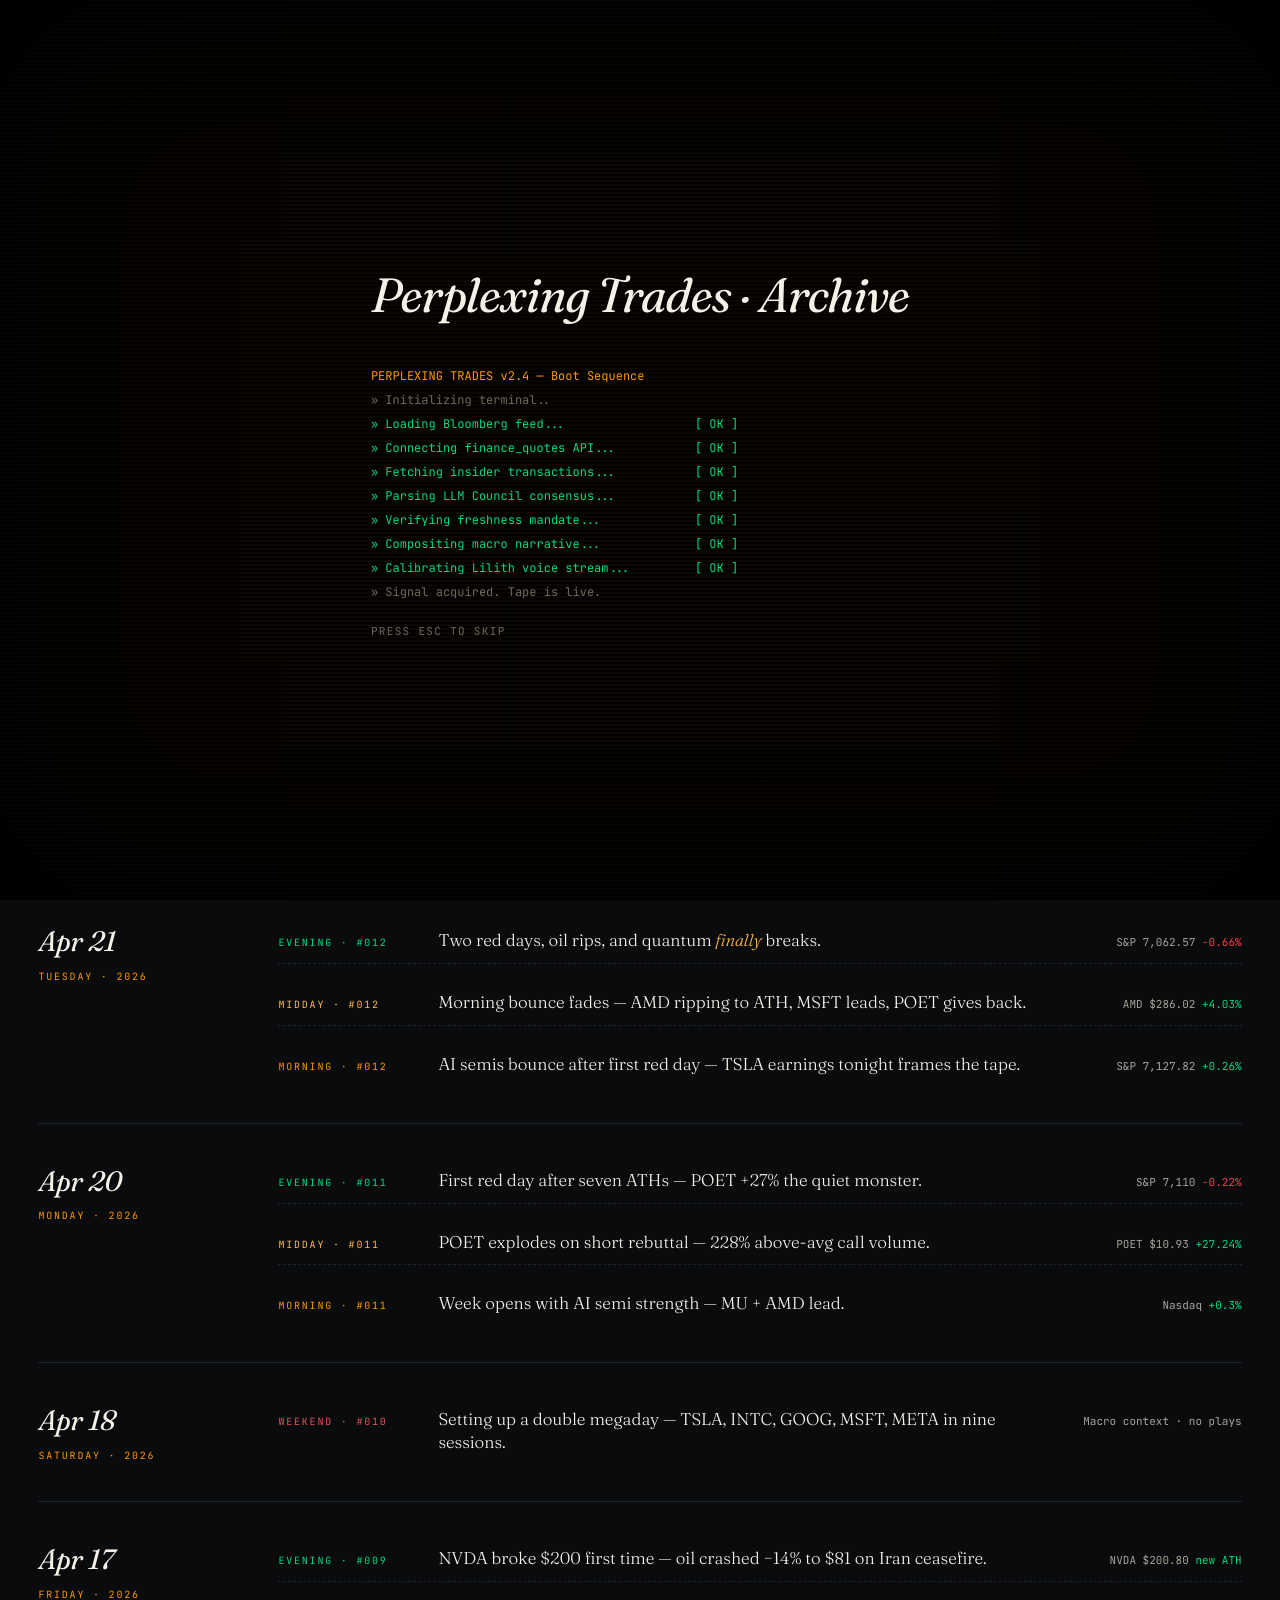
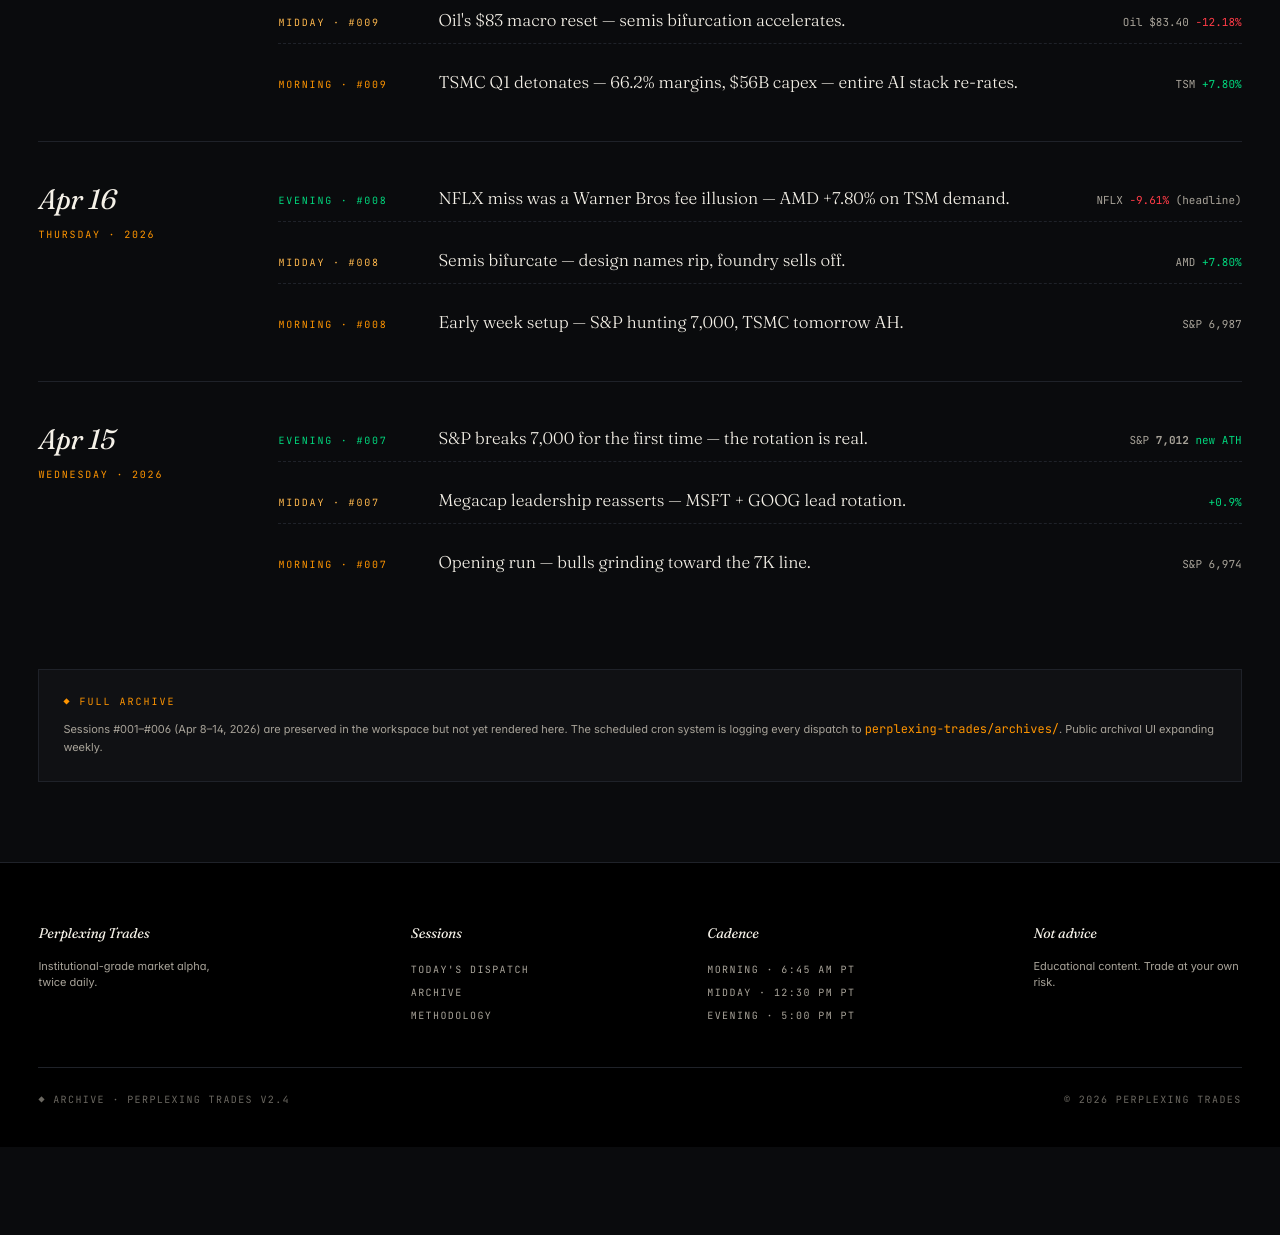
<file: archive.html>
<!DOCTYPE html>
<html lang="en">
<head>
<meta charset="UTF-8" />
<meta name="viewport" content="width=device-width, initial-scale=1, maximum-scale=5" />
<title>Archive — Perplexing Trades</title>
<link rel="preconnect" href="https://fonts.googleapis.com" />
<link rel="preconnect" href="https://fonts.gstatic.com" crossorigin />
<link href="https://fonts.googleapis.com/css2?family=Fraunces:ital,opsz,wght@0,9..144,300;0,9..144,400;0,9..144,500;1,9..144,300;1,9..144,400&family=Inter:wght@400;500;600&family=JetBrains+Mono:wght@400;500;600&display=swap" rel="stylesheet" />
<link rel="stylesheet" href="styles.css" />
<link rel="icon" type="image/svg+xml" href="data:image/svg+xml,%3Csvg xmlns='http://www.w3.org/2000/svg' viewBox='0 0 32 32'%3E%3Crect width='32' height='32' fill='%230A0B0D'/%3E%3Cpath d='M8 10h6a4 4 0 110 8H8V10zm0 10h6a4 4 0 110 8H8v-8z' fill='%23FF9500'/%3E%3C/svg%3E" />
<style>
  .arc-hero { padding: 100px var(--gutter) 40px; max-width: 1400px; margin: 0 auto; }
  .arc-hero .eyebrow { font-family: var(--mono); font-size: var(--text-xs); letter-spacing: 0.2em; text-transform: uppercase; color: var(--amber); margin-bottom: 28px; }
  .arc-hero h1 { font-family: var(--serif); font-weight: 400; font-size: clamp(42px, 6vw, 84px); line-height: 0.98; letter-spacing: -0.02em; color: var(--ink); max-width: 20ch; }
  .arc-hero h1 em { font-style: italic; color: var(--amber-soft); }
  .arc-hero .lede { font-family: var(--serif); font-size: var(--text-lg); line-height: 1.55; color: var(--ink-mute); max-width: 62ch; margin-top: 32px; font-weight: 300; }
  .arc-list { max-width: 1400px; margin: 0 auto; padding: 40px var(--gutter) 80px; }

  .arc-day {
    border-top: 1px solid var(--line);
    padding: 36px 0;
    display: grid;
    grid-template-columns: 200px 1fr;
    gap: 40px;
    transition: background .2s;
  }
  .arc-day:last-child { border-bottom: 1px solid var(--line); }
  .arc-day .date {
    font-family: var(--mono);
    font-size: var(--text-xs);
    letter-spacing: 0.18em;
    text-transform: uppercase;
    color: var(--amber);
    line-height: 1.6;
  }
  .arc-day .date strong { display: block; font-family: var(--serif); font-size: 28px; font-style: italic; font-weight: 400; color: var(--ink); letter-spacing: -0.01em; text-transform: none; margin-bottom: 4px; }
  .arc-day .sessions { display: flex; flex-direction: column; gap: 18px; }
  .arc-sess { display: flex; gap: 20px; align-items: baseline; padding: 10px 0; border-bottom: 1px dashed var(--line); }
  .arc-sess:last-child { border-bottom: none; }
  .arc-sess .kind { font-family: var(--mono); font-size: 10px; letter-spacing: 0.18em; text-transform: uppercase; color: var(--ink-mute); min-width: 140px; }
  .arc-sess .kind.morning { color: var(--amber); }
  .arc-sess .kind.midday { color: var(--amber-soft); }
  .arc-sess .kind.evening { color: var(--bull); }
  .arc-sess .kind.weekend { color: var(--cherry); }
  .arc-sess .title { font-family: var(--serif); font-size: var(--text-lg); color: var(--ink); line-height: 1.35; flex: 1; font-weight: 300; }
  .arc-sess .title em { font-style: italic; color: var(--amber-soft); }
  .arc-sess .stats { font-family: var(--mono); font-size: var(--text-sm); color: var(--ink-mute); font-feature-settings: 'tnum'; }
  .arc-sess .stats .up { color: var(--bull); } .arc-sess .stats .dn { color: var(--bear); }
  .arc-filter { display: flex; gap: 20px; padding: 20px 0; margin-bottom: 20px; font-family: var(--mono); font-size: var(--text-xs); letter-spacing: 0.14em; text-transform: uppercase; }
  .arc-filter .f { color: var(--ink-mute); cursor: default; padding: 6px 14px; border: 1px solid var(--line); border-radius: 2px; }
  .arc-filter .f.active { color: var(--amber); border-color: var(--amber); }

  @media (max-width: 900px) {
    .arc-day { grid-template-columns: 1fr; gap: 14px; }
    .arc-sess { flex-direction: column; gap: 4px; align-items: flex-start; }
    .arc-sess .kind { min-width: 0; }
  }
</style>
</head>
<body>

<div id="boot" class="boot">
  <div class="boot-scan"></div>
  <div class="boot-crt"></div>
  <div class="boot-inner">
    <div class="boot-title">Perplexing <em>Trades</em> · Archive</div>
    <div id="boot-log" class="boot-log"></div>
    <div style="margin-top:20px;color:var(--ink-dim);font-size:11px;letter-spacing:.12em;">PRESS ESC TO SKIP</div>
  </div>
</div>
<div class="grain"></div>

<header class="topbar">
  <div class="topbar-left">
    <a href="index.html" class="logo" style="border:none">
      <svg width="22" height="22" viewBox="0 0 24 24" fill="none"><rect x="1.5" y="1.5" width="21" height="21" stroke="currentColor" stroke-width="1.5"/><path d="M6 6h5a2.5 2.5 0 010 5H6V6zm0 7h12" stroke="currentColor" stroke-width="1.8" stroke-linecap="square"/></svg>
      Perplexing <em style="font-style:italic">Trades</em>
    </a>
    <span class="sess-badge">Archive · All Dispatches</span>
  </div>
  <div class="topbar-right">
    <nav class="nav">
      <a href="index.html">Market Alpha</a>
      <a href="methodology.html">Methodology</a>
      <a href="archive.html" class="active">Archive</a>
    </nav>
    <div class="timestamp" id="live-ts"></div>
  </div>
</header>

<section class="arc-hero">
  <div class="eyebrow">◆ Archive · Sessions #001 to #013</div>
  <h1>Every dispatch, <em>searchable</em> and dated.</h1>
  <p class="lede">Morning Alpha, Midday Pulse, Evening Playbook, Weekend Scan — every session lands here with its headline, story summary, and the day's tape. Browse, jump, or read in sequence.</p>
</section>

<section class="arc-list">
  <div class="arc-filter">
    <span class="f active">All</span>
    <span class="f">Morning</span>
    <span class="f">Midday</span>
    <span class="f">Evening</span>
    <span class="f">Weekend</span>
  </div>

  <!-- Apr 22 — Session #013 -->
  <div class="arc-day">
    <div class="date"><strong>Apr 22</strong>Wednesday · 2026</div>
    <div class="sessions">
      <div class="arc-sess">
        <span class="kind evening">Evening · #013</span>
        <span class="title">TSLA beat on paper, quality low — AI semi melt-up closes; oil rips +7% on Iran.</span>
        <span class="stats"><span class="up">S&amp;P +1.03%</span> · AMD $303.46 ATH ★</span>
      </div>
      <div class="arc-sess">
        <span class="kind midday">Midday · #013</span>
        <span class="title">Micron obliterates its 52-week high — AI melt-up.</span>
        <span class="stats">MU $487.59 <span class="up">+8.45%</span> · VIX 18.92</span>
      </div>
      <div class="arc-sess">
        <span class="kind morning">Morning · #013</span>
        <span class="title">Risk-on rip — MU hunts a 52-week high.</span>
        <span class="stats">S&amp;P 7,114.95 <span class="up">+0.72%</span></span>
      </div>
    </div>
  </div>

  <!-- Apr 21 — Session #012 -->
  <div class="arc-day">
    <div class="date"><strong>Apr 21</strong>Tuesday · 2026</div>
    <div class="sessions">
      <div class="arc-sess">
        <span class="kind evening">Evening · #012</span>
        <span class="title">Two red days, oil rips, and quantum <em>finally</em> breaks.</span>
        <span class="stats">S&amp;P 7,062.57 <span class="dn">−0.66%</span></span>
      </div>
      <div class="arc-sess">
        <span class="kind midday">Midday · #012</span>
        <span class="title">Morning bounce fades — AMD ripping to ATH, MSFT leads, POET gives back.</span>
        <span class="stats">AMD $286.02 <span class="up">+4.03%</span></span>
      </div>
      <div class="arc-sess">
        <span class="kind morning">Morning · #012</span>
        <span class="title">AI semis bounce after first red day — TSLA earnings tonight frames the tape.</span>
        <span class="stats">S&amp;P 7,127.82 <span class="up">+0.26%</span></span>
      </div>
    </div>
  </div>

  <!-- Apr 20 — Session #011 -->
  <div class="arc-day">
    <div class="date"><strong>Apr 20</strong>Monday · 2026</div>
    <div class="sessions">
      <div class="arc-sess">
        <span class="kind evening">Evening · #011</span>
        <span class="title">First red day after seven ATHs — POET +27% the quiet monster.</span>
        <span class="stats">S&amp;P 7,110 <span class="dn">−0.22%</span></span>
      </div>
      <div class="arc-sess">
        <span class="kind midday">Midday · #011</span>
        <span class="title">POET explodes on short rebuttal — 228% above-avg call volume.</span>
        <span class="stats">POET $10.93 <span class="up">+27.24%</span></span>
      </div>
      <div class="arc-sess">
        <span class="kind morning">Morning · #011</span>
        <span class="title">Week opens with AI semi strength — MU + AMD lead.</span>
        <span class="stats">Nasdaq <span class="up">+0.3%</span></span>
      </div>
    </div>
  </div>

  <!-- Apr 18 Weekend Scan -->
  <div class="arc-day">
    <div class="date"><strong>Apr 18</strong>Saturday · 2026</div>
    <div class="sessions">
      <div class="arc-sess">
        <span class="kind weekend">Weekend · #010</span>
        <span class="title">Setting up a double megaday — TSLA, INTC, GOOG, MSFT, META in nine sessions.</span>
        <span class="stats">Macro context · no plays</span>
      </div>
    </div>
  </div>

  <!-- Apr 17 Session #009 -->
  <div class="arc-day">
    <div class="date"><strong>Apr 17</strong>Friday · 2026</div>
    <div class="sessions">
      <div class="arc-sess">
        <span class="kind evening">Evening · #009</span>
        <span class="title">NVDA broke $200 first time — oil crashed −14% to $81 on Iran ceasefire.</span>
        <span class="stats">NVDA $200.80 <span class="up">new ATH</span></span>
      </div>
      <div class="arc-sess">
        <span class="kind midday">Midday · #009</span>
        <span class="title">Oil's $83 macro reset — semis bifurcation accelerates.</span>
        <span class="stats">Oil $83.40 <span class="dn">−12.18%</span></span>
      </div>
      <div class="arc-sess">
        <span class="kind morning">Morning · #009</span>
        <span class="title">TSMC Q1 detonates — 66.2% margins, $56B capex — entire AI stack re-rates.</span>
        <span class="stats">TSM <span class="up">+7.80%</span></span>
      </div>
    </div>
  </div>

  <!-- Apr 16 #008 -->
  <div class="arc-day">
    <div class="date"><strong>Apr 16</strong>Thursday · 2026</div>
    <div class="sessions">
      <div class="arc-sess">
        <span class="kind evening">Evening · #008</span>
        <span class="title">NFLX miss was a Warner Bros fee illusion — AMD +7.80% on TSM demand.</span>
        <span class="stats">NFLX <span class="dn">−9.61%</span> (headline)</span>
      </div>
      <div class="arc-sess">
        <span class="kind midday">Midday · #008</span>
        <span class="title">Semis bifurcate — design names rip, foundry sells off.</span>
        <span class="stats">AMD <span class="up">+7.80%</span></span>
      </div>
      <div class="arc-sess">
        <span class="kind morning">Morning · #008</span>
        <span class="title">Early week setup — S&amp;P hunting 7,000, TSMC tomorrow AH.</span>
        <span class="stats">S&amp;P 6,987</span>
      </div>
    </div>
  </div>

  <!-- Apr 15 #007 -->
  <div class="arc-day">
    <div class="date"><strong>Apr 15</strong>Wednesday · 2026</div>
    <div class="sessions">
      <div class="arc-sess">
        <span class="kind evening">Evening · #007</span>
        <span class="title">S&amp;P breaks 7,000 for the first time — the rotation is real.</span>
        <span class="stats">S&amp;P <strong>7,012</strong> <span class="up">new ATH</span></span>
      </div>
      <div class="arc-sess">
        <span class="kind midday">Midday · #007</span>
        <span class="title">Megacap leadership reasserts — MSFT + GOOG lead rotation.</span>
        <span class="stats"><span class="up">+0.9%</span></span>
      </div>
      <div class="arc-sess">
        <span class="kind morning">Morning · #007</span>
        <span class="title">Opening run — bulls grinding toward the 7K line.</span>
        <span class="stats">S&amp;P 6,974</span>
      </div>
    </div>
  </div>

  <!-- Archive note -->
  <div style="margin-top: 48px; padding: 24px; background: var(--bg-elev); border: 1px solid var(--line); font-family: var(--sans); font-size: var(--text-sm); color: var(--ink-mute); line-height: 1.6;">
    <span style="font-family: var(--mono); font-size: 10px; letter-spacing: 0.2em; text-transform: uppercase; color: var(--amber); display: block; margin-bottom: 10px;">◆ Full archive</span>
    Sessions #001–#006 (Apr 8–14, 2026) are preserved in the workspace but not yet rendered here. The scheduled cron system is logging every dispatch to <code style="font-family: var(--mono); color: var(--amber); font-size: 12px;">perplexing-trades/archives/</code>. Public archival UI expanding weekly.
  </div>
</section>

<footer class="footer">
  <div class="footer-wrap">
    <div class="fcol">
      <h4>Perplexing <em>Trades</em></h4>
      <p style="color:var(--ink-mute);font-family:var(--sans);text-transform:none;letter-spacing:0;font-size:var(--text-sm);max-width:28ch;">Institutional-grade market alpha, twice daily.</p>
    </div>
    <div class="fcol">
      <h4>Sessions</h4>
      <a href="index.html">Today's Dispatch</a>
      <a href="archive.html">Archive</a>
      <a href="methodology.html">Methodology</a>
    </div>
    <div class="fcol">
      <h4>Cadence</h4>
      <span style="color:var(--ink-mute);display:block;padding:4px 0;">Morning · 6:45 AM PT</span>
      <span style="color:var(--ink-mute);display:block;padding:4px 0;">Midday · 12:30 PM PT</span>
      <span style="color:var(--ink-mute);display:block;padding:4px 0;">Evening · 5:00 PM PT</span>
    </div>
    <div class="fcol">
      <h4>Not advice</h4>
      <p style="color:var(--ink-mute);font-family:var(--sans);text-transform:none;letter-spacing:0;font-size:var(--text-sm);max-width:30ch;">Educational content. Trade at your own risk.</p>
    </div>
  </div>
  <div class="footer-bar">
    <span>◆ Archive · Perplexing Trades v2.4</span>
    <span>© 2026 Perplexing Trades</span>
  </div>
</footer>

<div class="dock" id="dock">
  <div class="lvp">
    <div class="lvp-avatar" id="lvp-avatar"><img src="assets/lilith-portrait.jpg" alt="Lilith" /></div>
    <div class="lvp-meta">
      <div class="lvp-who">Lilith Devai · After Hours Alpha</div>
      <div class="lvp-title">Latest dispatch · Session #022</div>
    </div>
    <div class="lvp-wave" id="lvp-wave" aria-hidden="true">
      <span></span><span></span><span></span><span></span><span></span><span></span><span></span><span></span>
    </div>
    <div class="lvp-ctrls">
      <button class="lvp-btn" id="lvp-restart" aria-label="Restart"></button>
      <button class="lvp-btn primary" id="lvp-play" aria-label="Play / Pause"></button>
    </div>
  </div>
  <div class="dock-divider"></div>
  <div class="music-p">
    <button class="lvp-btn" id="mp-play" aria-label="Play music"></button>
    <div class="music-meta">
      <div class="music-who">◆ Atmos · Music</div>
      <div class="music-title" id="mp-title">Alright Pacha Mix</div>
    </div>
    <select class="music-select" id="mp-track">
      <option value="alright-pacha-mix">Alright Pacha Mix</option>
      <option value="singularity-spanish">Singularity (Spanish)</option>
      <option value="quantum-love-msg">Quantum Love MSG</option>
    </select>
  </div>
</div>

<audio id="lilith-audio" src="assets/lilith-summary.mp3" preload="auto"></audio>
<audio id="music-audio" src="assets/alright-pacha-mix.mp3" preload="auto" loop></audio>

<script src="app.js"></script>
</body>
</html>
</file>
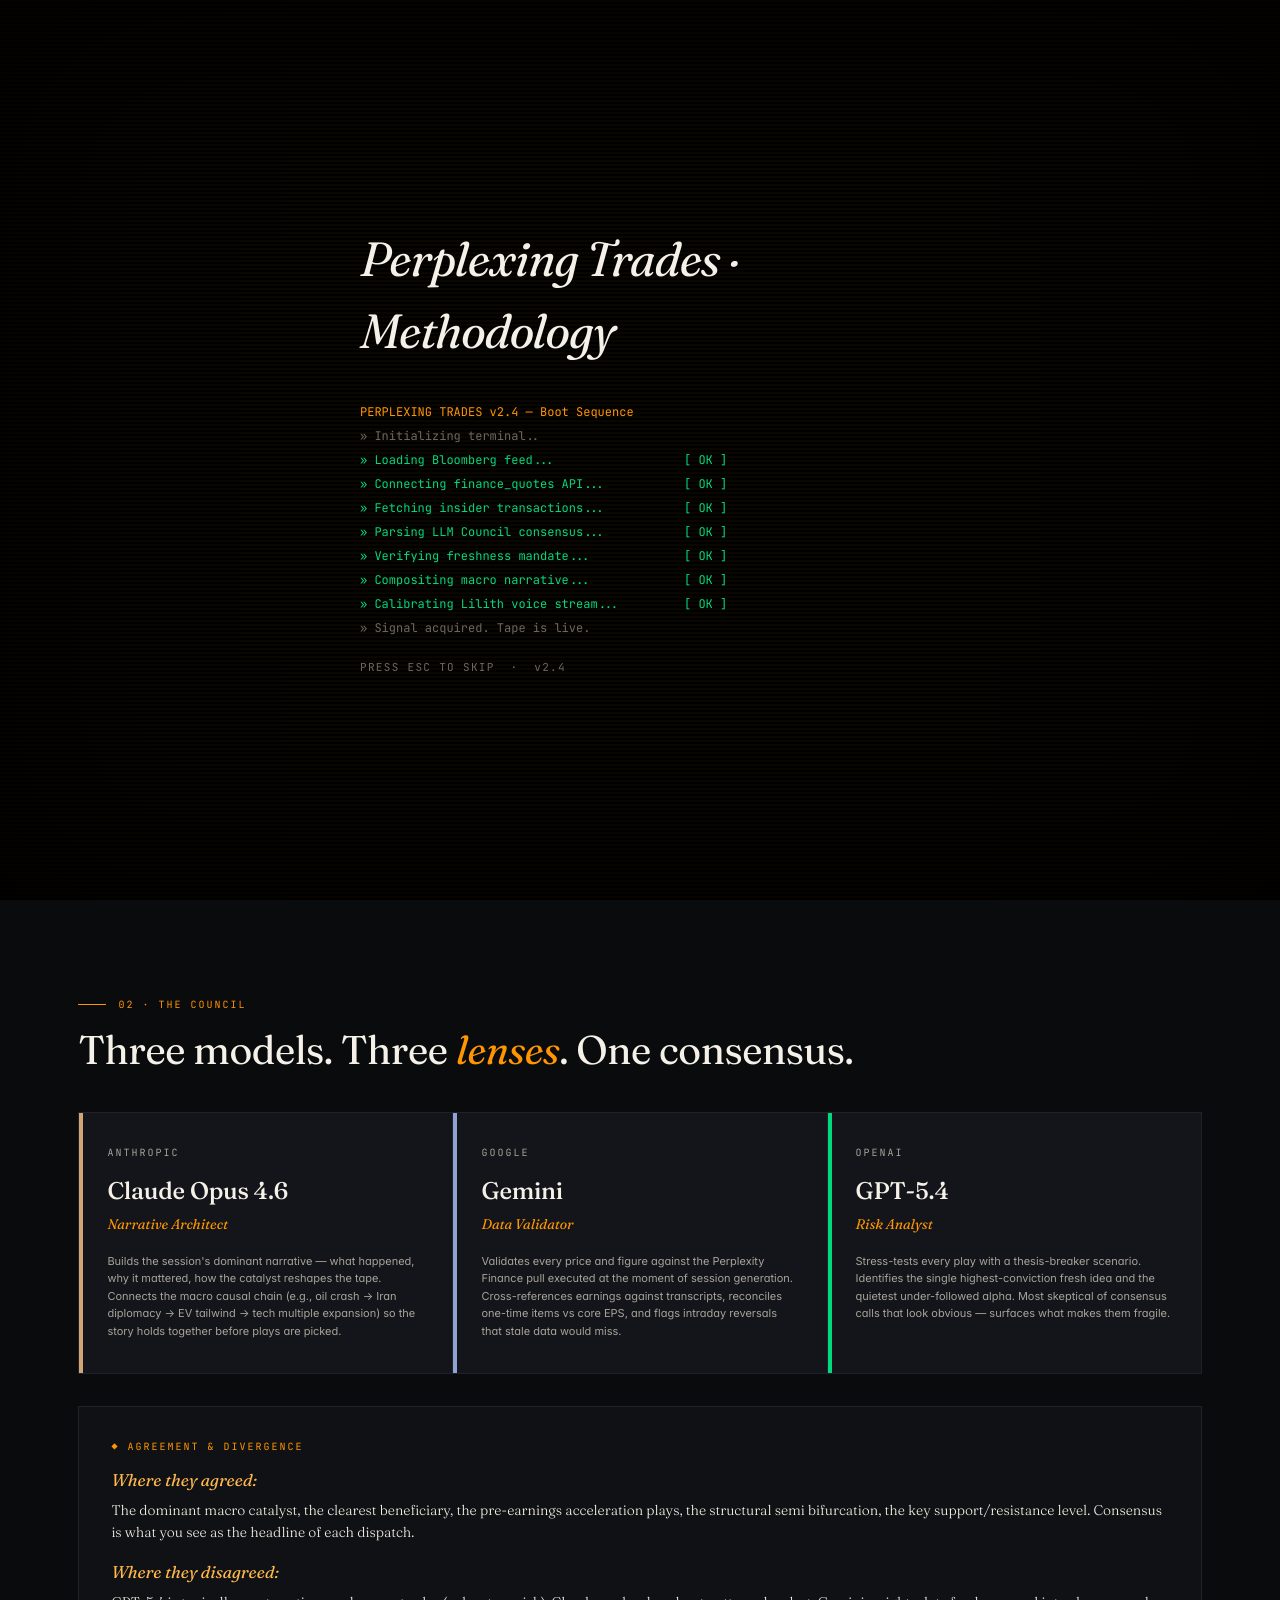
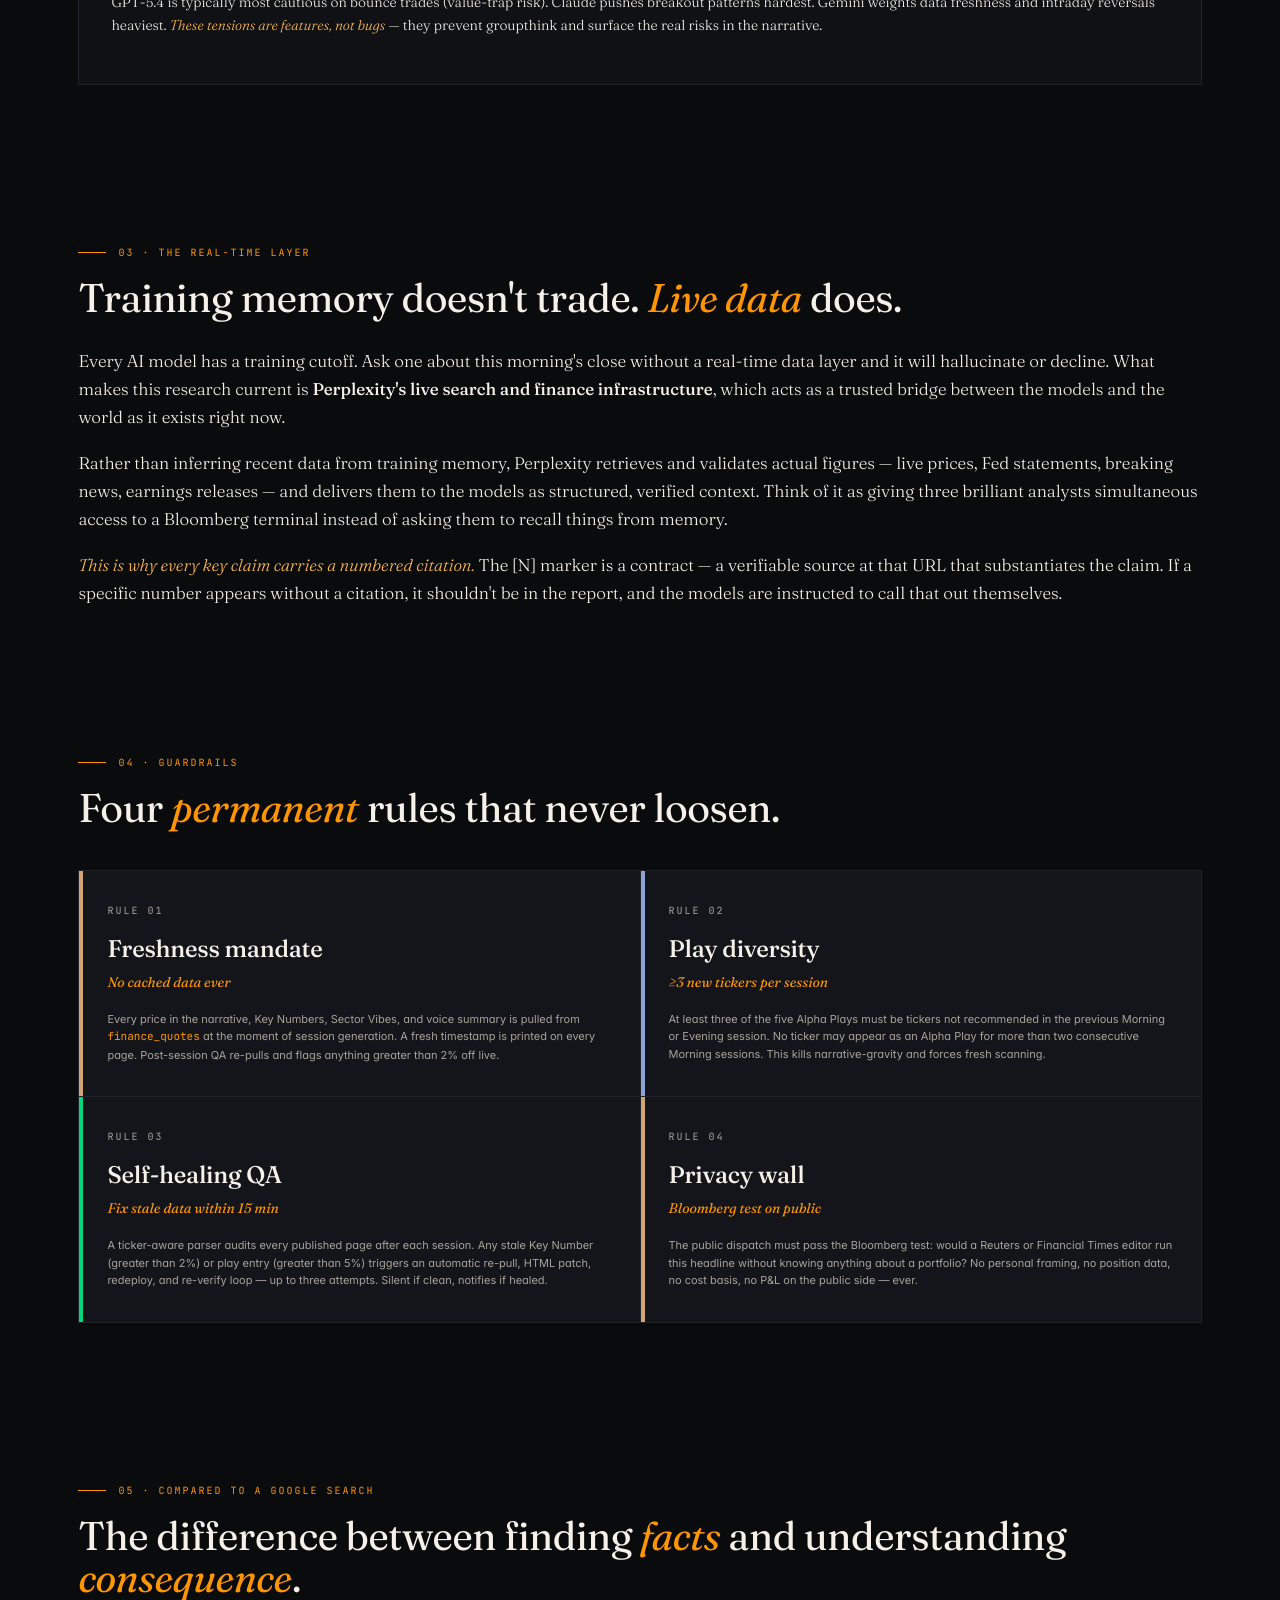
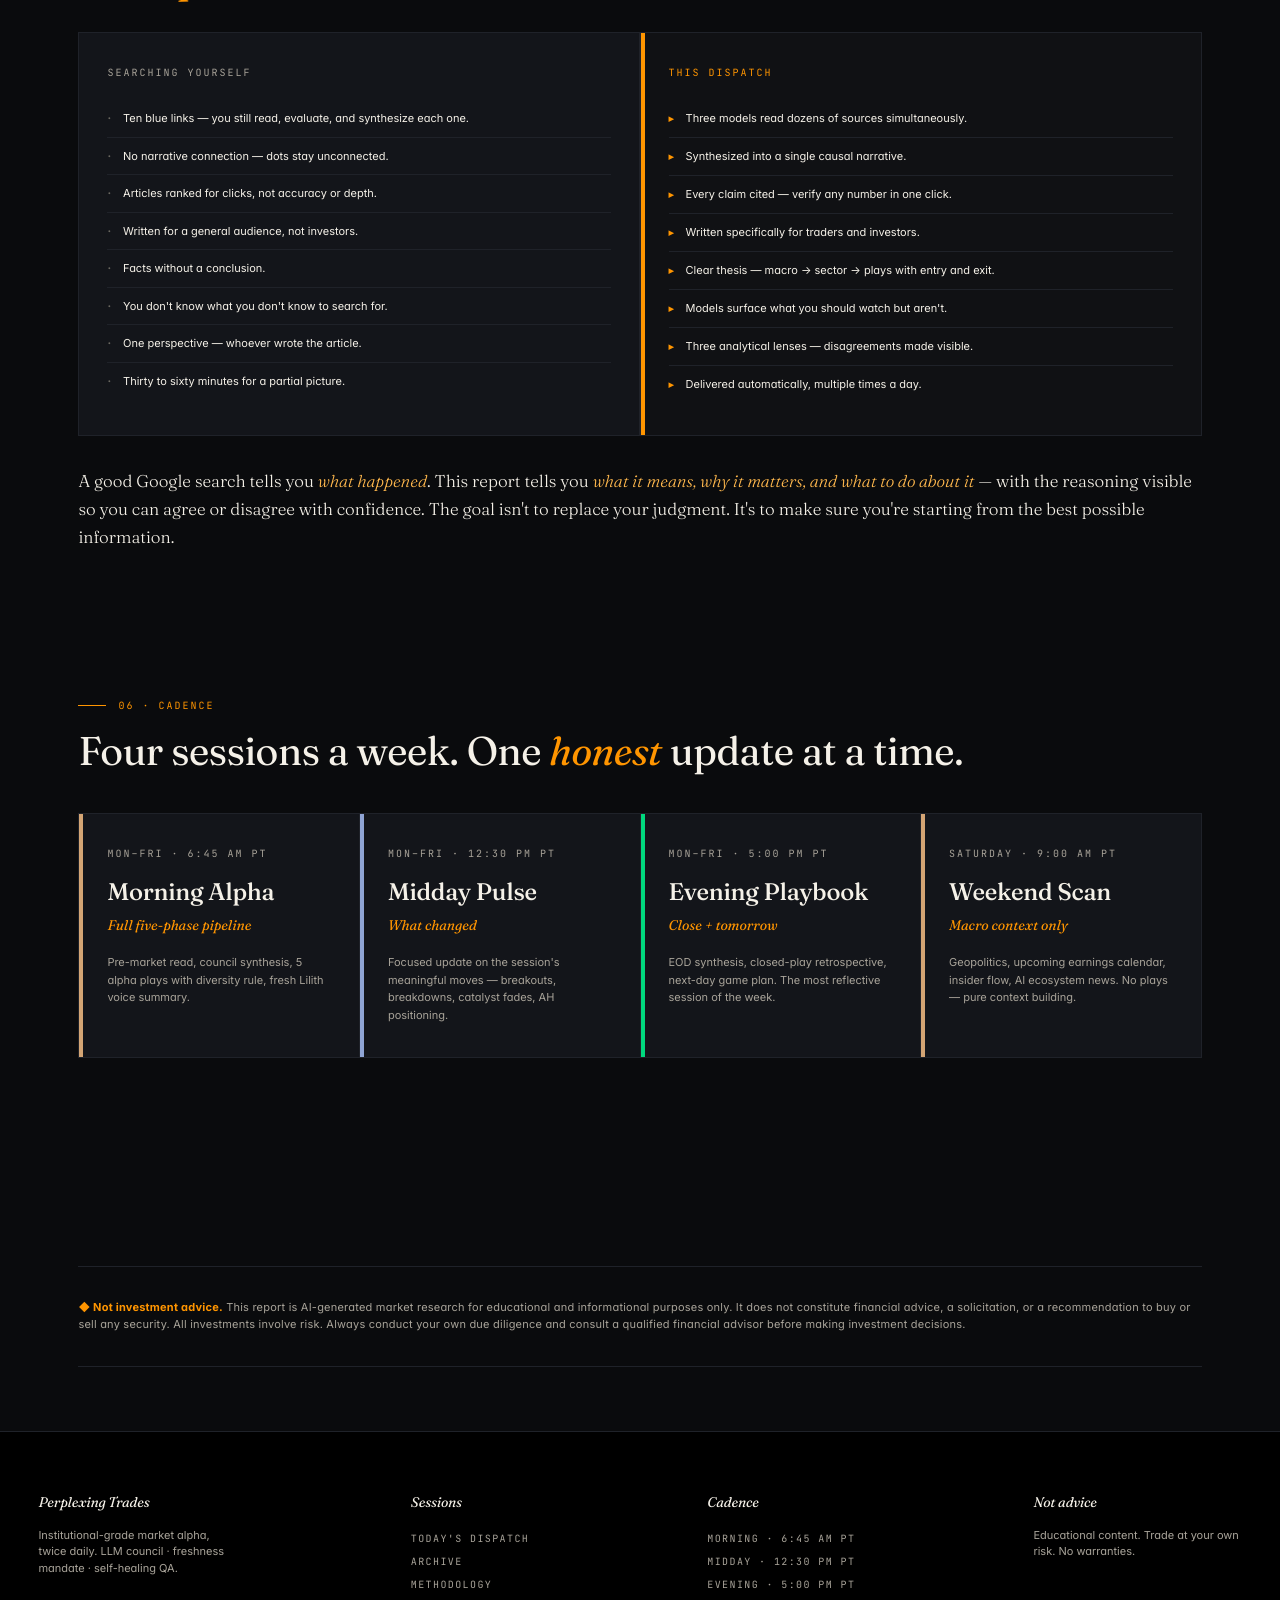
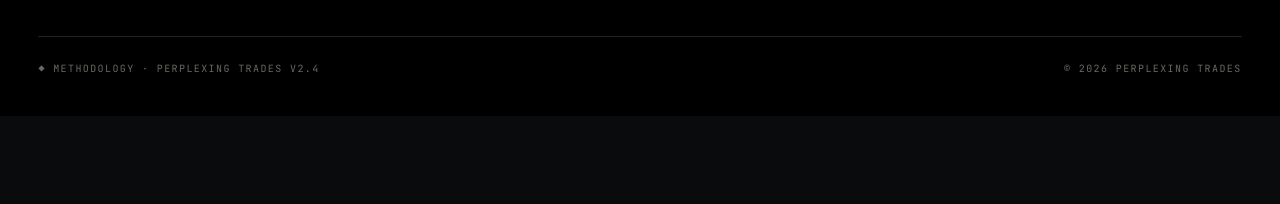
<file: methodology.html>
<!DOCTYPE html>
<html lang="en">
<head>
<meta charset="UTF-8" />
<meta name="viewport" content="width=device-width, initial-scale=1, maximum-scale=5" />
<title>Methodology — Perplexing Trades</title>
<meta name="description" content="How the LLM council, freshness mandate, and real-time Perplexity layer produce each twice-daily dispatch." />
<link rel="preconnect" href="https://fonts.googleapis.com" />
<link rel="preconnect" href="https://fonts.gstatic.com" crossorigin />
<link href="https://fonts.googleapis.com/css2?family=Fraunces:ital,opsz,wght@0,9..144,300;0,9..144,400;0,9..144,500;1,9..144,300;1,9..144,400&family=Inter:wght@400;500;600&family=JetBrains+Mono:wght@400;500;600&display=swap" rel="stylesheet" />
<link rel="stylesheet" href="styles.css" />
<link rel="icon" type="image/svg+xml" href="data:image/svg+xml,%3Csvg xmlns='http://www.w3.org/2000/svg' viewBox='0 0 32 32'%3E%3Crect width='32' height='32' fill='%230A0B0D'/%3E%3Cpath d='M8 10h6a4 4 0 110 8H8V10zm0 10h6a4 4 0 110 8H8v-8z' fill='%23FF9500'/%3E%3C/svg%3E" />
<style>
  /* Methodology-specific additions */
  .m-hero { padding: 100px var(--gutter) 40px; max-width: 1200px; margin: 0 auto; }
  .m-hero .eyebrow { font-family: var(--mono); font-size: var(--text-xs); letter-spacing: 0.2em; text-transform: uppercase; color: var(--amber); margin-bottom: 28px; }
  .m-hero h1 { font-family: var(--serif); font-weight: 400; font-size: clamp(42px, 6vw, 84px); line-height: 0.98; letter-spacing: -0.02em; color: var(--ink); max-width: 18ch; }
  .m-hero h1 em { font-style: italic; color: var(--amber-soft); }
  .m-hero .lede { font-family: var(--serif); font-size: var(--text-lg); line-height: 1.55; color: var(--ink-mute); max-width: 60ch; margin-top: 40px; font-weight: 300; }

  .m-section { max-width: 1200px; margin: 0 auto; padding: 64px var(--gutter); }
  .m-sec-label { font-family: var(--mono); font-size: var(--text-xs); letter-spacing: 0.2em; text-transform: uppercase; color: var(--amber); margin-bottom: 18px; display: flex; align-items: center; gap: 12px; }
  .m-sec-label::before { content: ''; width: 28px; height: 1px; background: var(--amber); }
  .m-section h2 { font-family: var(--serif); font-weight: 400; font-size: 40px; line-height: 1.05; letter-spacing: -0.01em; color: var(--ink); margin-bottom: 28px; }
  .m-section h2 em { font-style: italic; color: var(--amber); }
  .m-section p { font-family: var(--serif); font-size: var(--text-lg); line-height: 1.65; color: var(--ink); font-weight: 300; margin-bottom: 18px; }
  .m-section p strong { color: var(--ink); font-weight: 500; }
  .m-section p em { font-style: italic; color: var(--amber-soft); }

  .council-grid { display: grid; grid-template-columns: repeat(3, 1fr); gap: 1px; background: var(--line); border: 1px solid var(--line); margin: 40px 0 32px; }
  .council-card { background: var(--bg-card); padding: 32px 28px; position: relative; }
  .council-card::before { content: ''; position: absolute; top: 0; left: 0; width: 4px; height: 100%; }
  .council-card.claude::before { background: #D4A574; }
  .council-card.gemini::before { background: #8FA4D4; }
  .council-card.gpt::before { background: var(--bull); }
  .council-card .cc-label { font-family: var(--mono); font-size: var(--text-xs); letter-spacing: 0.2em; text-transform: uppercase; color: var(--ink-mute); margin-bottom: 14px; }
  .council-card .cc-name { font-family: var(--serif); font-size: 24px; font-weight: 500; letter-spacing: -0.01em; color: var(--ink); margin-bottom: 4px; }
  .council-card .cc-role { font-family: var(--serif); font-style: italic; font-size: var(--text-md); color: var(--amber); margin-bottom: 18px; }
  .council-card .cc-body { font-family: var(--sans); font-size: var(--text-sm); line-height: 1.6; color: var(--ink-mute); }

  .consensus { background: var(--bg-elev); border: 1px solid var(--line); padding: 32px; margin: 32px 0; }
  .consensus .cx-label { font-family: var(--mono); font-size: var(--text-xs); letter-spacing: 0.2em; text-transform: uppercase; color: var(--amber); margin-bottom: 14px; }
  .consensus .cx-row { margin-bottom: 16px; }
  .consensus .cx-row strong { font-family: var(--serif); font-style: italic; font-size: var(--text-lg); color: var(--amber-soft); font-weight: 400; display: block; margin-bottom: 6px; }
  .consensus p { font-size: var(--text-md); line-height: 1.6; color: var(--ink); margin: 0; }

  .vs-grid { display: grid; grid-template-columns: 1fr 1fr; gap: 1px; background: var(--line); border: 1px solid var(--line); margin: 32px 0; }
  .vs-col { background: var(--bg-card); padding: 32px 28px; }
  .vs-col.google { border-right: 1px solid var(--line); }
  .vs-col.ours { background: var(--bg-elev); position: relative; }
  .vs-col.ours::before { content: ''; position: absolute; top: 0; left: 0; width: 4px; height: 100%; background: var(--amber); }
  .vs-head { font-family: var(--mono); font-size: var(--text-xs); letter-spacing: 0.2em; text-transform: uppercase; color: var(--ink-mute); margin-bottom: 20px; }
  .vs-col.ours .vs-head { color: var(--amber); }
  .vs-item { font-family: var(--sans); font-size: var(--text-sm); line-height: 1.5; color: var(--ink); padding: 10px 0; border-bottom: 1px solid var(--line); display: flex; gap: 12px; align-items: flex-start; }
  .vs-item:last-child { border-bottom: none; }
  .vs-item::before { content: '·'; color: var(--ink-dim); font-weight: bold; }
  .vs-col.ours .vs-item::before { content: '▸'; color: var(--amber); font-size: 10px; margin-top: 2px; }

  .disclaim { border-top: 1px solid var(--line); border-bottom: 1px solid var(--line); padding: 32px 0; margin: 48px 0 0; font-family: var(--sans); font-size: var(--text-sm); line-height: 1.6; color: var(--ink-mute); letter-spacing: 0.02em; }
  .disclaim strong { color: var(--amber); }

  @media (max-width: 900px) {
    .council-grid, .vs-grid { grid-template-columns: 1fr; }
    .m-section h2 { font-size: 30px; }
    .vs-col.google { border-right: none; }
  }
</style>
</head>
<body>

<!-- BOOT -->
<div id="boot" class="boot">
  <div class="boot-scan"></div>
  <div class="boot-crt"></div>
  <div class="boot-inner">
    <div class="boot-title">Perplexing <em>Trades</em> · Methodology</div>
    <div id="boot-log" class="boot-log"></div>
    <div style="margin-top:20px;color:var(--ink-dim);font-size:11px;letter-spacing:.12em;">PRESS ESC TO SKIP &nbsp;·&nbsp; v2.4</div>
  </div>
</div>
<div class="grain"></div>

<!-- TOPBAR -->
<header class="topbar">
  <div class="topbar-left">
    <a href="index.html" class="logo" style="border:none">
      <svg width="22" height="22" viewBox="0 0 24 24" fill="none" aria-label="Perplexing Trades"><rect x="1.5" y="1.5" width="21" height="21" stroke="currentColor" stroke-width="1.5"/><path d="M6 6h5a2.5 2.5 0 010 5H6V6zm0 7h12" stroke="currentColor" stroke-width="1.8" stroke-linecap="square"/></svg>
      Perplexing <em style="font-style:italic">Trades</em>
    </a>
    <span class="sess-badge">Methodology · How This Is Built</span>
  </div>
  <div class="topbar-right">
    <nav class="nav">
      <a href="index.html">Market Alpha</a>
      <a href="methodology.html" class="active">Methodology</a>
      <a href="archive.html">Archive</a>
    </nav>
    <div class="timestamp" id="live-ts"></div>
  </div>
</header>

<section class="m-hero">
  <div class="eyebrow">◆ Under the Hood</div>
  <h1>How three frontier models build one <em>honest</em> dispatch.</h1>
  <p class="lede">Every Perplexing Trades report is the output of a three-model council — Claude Opus, Gemini, and GPT-5.4 — working in parallel against live market data, verified news, and financial databases. They analyze, disagree, and synthesize. The result is a research brief that used to take a team of analysts several hours to produce.</p>
</section>

<section class="m-section" data-reveal>
  <div class="m-sec-label">01 · What this is</div>
  <h2>A <em>structured</em> investment brief, not a news feed.</h2>
  <p>This is a research report — not a market wrap, not a newsletter, not an aggregator. Three frontier AI models read the same live data independently, each with a specific analytical lens. Their outputs are cross-referenced, their disagreements are surfaced, and the final report synthesizes the consensus while preserving the divergence points.</p>
  <p>The models are grounded in <strong>real-time verified data</strong> via Perplexity's search and finance infrastructure — not their training memory. Every number you see was current at the time of generation and is traceable to a source you can click and verify.</p>
</section>

<section class="m-section" data-reveal>
  <div class="m-sec-label">02 · The council</div>
  <h2>Three models. Three <em>lenses</em>. One consensus.</h2>

  <div class="council-grid">
    <div class="council-card claude">
      <div class="cc-label">Anthropic</div>
      <div class="cc-name">Claude Opus 4.6</div>
      <div class="cc-role">Narrative Architect</div>
      <div class="cc-body">Builds the session's dominant narrative — what happened, why it mattered, how the catalyst reshapes the tape. Connects the macro causal chain (e.g., oil crash → Iran diplomacy → EV tailwind → tech multiple expansion) so the story holds together before plays are picked.</div>
    </div>
    <div class="council-card gemini">
      <div class="cc-label">Google</div>
      <div class="cc-name">Gemini</div>
      <div class="cc-role">Data Validator</div>
      <div class="cc-body">Validates every price and figure against the Perplexity Finance pull executed at the moment of session generation. Cross-references earnings against transcripts, reconciles one-time items vs core EPS, and flags intraday reversals that stale data would miss.</div>
    </div>
    <div class="council-card gpt">
      <div class="cc-label">OpenAI</div>
      <div class="cc-name">GPT-5.4</div>
      <div class="cc-role">Risk Analyst</div>
      <div class="cc-body">Stress-tests every play with a thesis-breaker scenario. Identifies the single highest-conviction fresh idea and the quietest under-followed alpha. Most skeptical of consensus calls that look obvious — surfaces what makes them fragile.</div>
    </div>
  </div>

  <div class="consensus">
    <div class="cx-label">◆ Agreement &amp; Divergence</div>
    <div class="cx-row">
      <strong>Where they agreed:</strong>
      <p>The dominant macro catalyst, the clearest beneficiary, the pre-earnings acceleration plays, the structural semi bifurcation, the key support/resistance level. Consensus is what you see as the headline of each dispatch.</p>
    </div>
    <div class="cx-row">
      <strong>Where they disagreed:</strong>
      <p>GPT-5.4 is typically most cautious on bounce trades (value-trap risk). Claude pushes breakout patterns hardest. Gemini weights data freshness and intraday reversals heaviest. <em>These tensions are features, not bugs</em> — they prevent groupthink and surface the real risks in the narrative.</p>
    </div>
  </div>
</section>

<section class="m-section" data-reveal>
  <div class="m-sec-label">03 · The real-time layer</div>
  <h2>Training memory doesn't trade. <em>Live data</em> does.</h2>
  <p>Every AI model has a training cutoff. Ask one about this morning's close without a real-time data layer and it will hallucinate or decline. What makes this research current is <strong>Perplexity's live search and finance infrastructure</strong>, which acts as a trusted bridge between the models and the world as it exists right now.</p>
  <p>Rather than inferring recent data from training memory, Perplexity retrieves and validates actual figures — live prices, Fed statements, breaking news, earnings releases — and delivers them to the models as structured, verified context. Think of it as giving three brilliant analysts simultaneous access to a Bloomberg terminal instead of asking them to recall things from memory.</p>
  <p><em>This is why every key claim carries a numbered citation.</em> The [N] marker is a contract — a verifiable source at that URL that substantiates the claim. If a specific number appears without a citation, it shouldn't be in the report, and the models are instructed to call that out themselves.</p>
</section>

<section class="m-section" data-reveal>
  <div class="m-sec-label">04 · Guardrails</div>
  <h2>Four <em>permanent</em> rules that never loosen.</h2>
  <div class="council-grid" style="grid-template-columns: repeat(2, 1fr);">
    <div class="council-card claude">
      <div class="cc-label">Rule 01</div>
      <div class="cc-name">Freshness mandate</div>
      <div class="cc-role" style="color:var(--amber);">No cached data ever</div>
      <div class="cc-body">Every price in the narrative, Key Numbers, Sector Vibes, and voice summary is pulled from <code style="font-family:var(--mono);font-size:11px;color:var(--amber)">finance_quotes</code> at the moment of session generation. A fresh timestamp is printed on every page. Post-session QA re-pulls and flags anything greater than 2% off live.</div>
    </div>
    <div class="council-card gemini">
      <div class="cc-label">Rule 02</div>
      <div class="cc-name">Play diversity</div>
      <div class="cc-role" style="color:var(--amber);">≥3 new tickers per session</div>
      <div class="cc-body">At least three of the five Alpha Plays must be tickers not recommended in the previous Morning or Evening session. No ticker may appear as an Alpha Play for more than two consecutive Morning sessions. This kills narrative-gravity and forces fresh scanning.</div>
    </div>
    <div class="council-card gpt">
      <div class="cc-label">Rule 03</div>
      <div class="cc-name">Self-healing QA</div>
      <div class="cc-role" style="color:var(--amber);">Fix stale data within 15 min</div>
      <div class="cc-body">A ticker-aware parser audits every published page after each session. Any stale Key Number (greater than 2%) or play entry (greater than 5%) triggers an automatic re-pull, HTML patch, redeploy, and re-verify loop — up to three attempts. Silent if clean, notifies if healed.</div>
    </div>
    <div class="council-card claude">
      <div class="cc-label">Rule 04</div>
      <div class="cc-name">Privacy wall</div>
      <div class="cc-role" style="color:var(--amber);">Bloomberg test on public</div>
      <div class="cc-body">The public dispatch must pass the Bloomberg test: would a Reuters or Financial Times editor run this headline without knowing anything about a portfolio? No personal framing, no position data, no cost basis, no P&amp;L on the public side — ever.</div>
    </div>
  </div>
</section>

<section class="m-section" data-reveal>
  <div class="m-sec-label">05 · Compared to a Google search</div>
  <h2>The difference between finding <em>facts</em> and understanding <em>consequence</em>.</h2>
  <div class="vs-grid">
    <div class="vs-col google">
      <div class="vs-head">Searching yourself</div>
      <div class="vs-item">Ten blue links — you still read, evaluate, and synthesize each one.</div>
      <div class="vs-item">No narrative connection — dots stay unconnected.</div>
      <div class="vs-item">Articles ranked for clicks, not accuracy or depth.</div>
      <div class="vs-item">Written for a general audience, not investors.</div>
      <div class="vs-item">Facts without a conclusion.</div>
      <div class="vs-item">You don't know what you don't know to search for.</div>
      <div class="vs-item">One perspective — whoever wrote the article.</div>
      <div class="vs-item">Thirty to sixty minutes for a partial picture.</div>
    </div>
    <div class="vs-col ours">
      <div class="vs-head">This dispatch</div>
      <div class="vs-item">Three models read dozens of sources simultaneously.</div>
      <div class="vs-item">Synthesized into a single causal narrative.</div>
      <div class="vs-item">Every claim cited — verify any number in one click.</div>
      <div class="vs-item">Written specifically for traders and investors.</div>
      <div class="vs-item">Clear thesis — macro → sector → plays with entry and exit.</div>
      <div class="vs-item">Models surface what you should watch but aren't.</div>
      <div class="vs-item">Three analytical lenses — disagreements made visible.</div>
      <div class="vs-item">Delivered automatically, multiple times a day.</div>
    </div>
  </div>
  <p>A good Google search tells you <em>what happened</em>. This report tells you <em>what it means, why it matters, and what to do about it</em> — with the reasoning visible so you can agree or disagree with confidence. The goal isn't to replace your judgment. It's to make sure you're starting from the best possible information.</p>
</section>

<section class="m-section" data-reveal>
  <div class="m-sec-label">06 · Cadence</div>
  <h2>Four sessions a week. One <em>honest</em> update at a time.</h2>
  <div class="council-grid" style="grid-template-columns: repeat(4, 1fr);">
    <div class="council-card claude">
      <div class="cc-label">Mon–Fri · 6:45 AM PT</div>
      <div class="cc-name">Morning Alpha</div>
      <div class="cc-role">Full five-phase pipeline</div>
      <div class="cc-body">Pre-market read, council synthesis, 5 alpha plays with diversity rule, fresh Lilith voice summary.</div>
    </div>
    <div class="council-card gemini">
      <div class="cc-label">Mon–Fri · 12:30 PM PT</div>
      <div class="cc-name">Midday Pulse</div>
      <div class="cc-role">What changed</div>
      <div class="cc-body">Focused update on the session's meaningful moves — breakouts, breakdowns, catalyst fades, AH positioning.</div>
    </div>
    <div class="council-card gpt">
      <div class="cc-label">Mon–Fri · 5:00 PM PT</div>
      <div class="cc-name">Evening Playbook</div>
      <div class="cc-role">Close + tomorrow</div>
      <div class="cc-body">EOD synthesis, closed-play retrospective, next-day game plan. The most reflective session of the week.</div>
    </div>
    <div class="council-card claude">
      <div class="cc-label">Saturday · 9:00 AM PT</div>
      <div class="cc-name">Weekend Scan</div>
      <div class="cc-role">Macro context only</div>
      <div class="cc-body">Geopolitics, upcoming earnings calendar, insider flow, AI ecosystem news. No plays — pure context building.</div>
    </div>
  </div>
</section>

<div class="m-section">
  <div class="disclaim">
    <strong>◆ Not investment advice.</strong> This report is AI-generated market research for educational and informational purposes only. It does not constitute financial advice, a solicitation, or a recommendation to buy or sell any security. All investments involve risk. Always conduct your own due diligence and consult a qualified financial advisor before making investment decisions.
  </div>
</div>

<!-- Footer -->
<footer class="footer">
  <div class="footer-wrap">
    <div class="fcol">
      <h4>Perplexing <em>Trades</em></h4>
      <p style="color:var(--ink-mute);font-family:var(--sans);text-transform:none;letter-spacing:0;font-size:var(--text-sm);max-width:28ch;">Institutional-grade market alpha, twice daily. LLM council · freshness mandate · self-healing QA.</p>
    </div>
    <div class="fcol">
      <h4>Sessions</h4>
      <a href="index.html">Today's Dispatch</a>
      <a href="archive.html">Archive</a>
      <a href="methodology.html">Methodology</a>
    </div>
    <div class="fcol">
      <h4>Cadence</h4>
      <span style="color:var(--ink-mute);display:block;padding:4px 0;">Morning · 6:45 AM PT</span>
      <span style="color:var(--ink-mute);display:block;padding:4px 0;">Midday · 12:30 PM PT</span>
      <span style="color:var(--ink-mute);display:block;padding:4px 0;">Evening · 5:00 PM PT</span>
    </div>
    <div class="fcol">
      <h4>Not advice</h4>
      <p style="color:var(--ink-mute);font-family:var(--sans);text-transform:none;letter-spacing:0;font-size:var(--text-sm);max-width:30ch;">Educational content. Trade at your own risk. No warranties.</p>
    </div>
  </div>
  <div class="footer-bar">
    <span>◆ Methodology · Perplexing Trades v2.4</span>
    <span>© 2026 Perplexing Trades</span>
  </div>
</footer>

<!-- Dock -->
<div class="dock" id="dock">
  <div class="lvp">
    <div class="lvp-avatar" id="lvp-avatar"><img src="assets/lilith-portrait.jpg" alt="Lilith" /></div>
    <div class="lvp-meta">
      <div class="lvp-who">Lilith Devai · After Hours Alpha</div>
      <div class="lvp-title">Latest dispatch · Session #022</div>
    </div>
    <div class="lvp-wave" id="lvp-wave" aria-hidden="true">
      <span></span><span></span><span></span><span></span><span></span><span></span><span></span><span></span>
    </div>
    <div class="lvp-ctrls">
      <button class="lvp-btn" id="lvp-restart" aria-label="Restart"></button>
      <button class="lvp-btn primary" id="lvp-play" aria-label="Play / Pause"></button>
    </div>
  </div>
  <div class="dock-divider"></div>
  <div class="music-p">
    <button class="lvp-btn" id="mp-play" aria-label="Play music"></button>
    <div class="music-meta">
      <div class="music-who">◆ Atmos · Music</div>
      <div class="music-title" id="mp-title">Alright Pacha Mix</div>
    </div>
    <select class="music-select" id="mp-track">
      <option value="alright-pacha-mix">Alright Pacha Mix</option>
      <option value="singularity-spanish">Singularity (Spanish)</option>
      <option value="quantum-love-msg">Quantum Love MSG</option>
    </select>
  </div>
</div>

<audio id="lilith-audio" src="assets/lilith-summary.mp3" preload="auto"></audio>
<audio id="music-audio" src="assets/alright-pacha-mix.mp3" preload="auto" loop></audio>

<script src="app.js"></script>
</body>
</html>
</file>
<file: styles.css>
/* ============================================
   PERPLEXING TRADES — BLOOMBERG × A24 SYSTEM
   Deep charcoal near-black · institutional amber
   Editorial serif · monospace data · cinematic grain
   ============================================ */

:root {
  /* Palette */
  --bg: #0A0B0D;
  --bg-elev: #101114;
  --bg-card: #13151A;
  --bg-hover: #181A20;
  --line: #1F2229;
  --line-bright: #2D3138;

  --ink: #F5F1E8;           /* editorial off-white */
  --ink-mute: #A8A399;
  --ink-dim: #6B6861;

  --amber: #FF9500;         /* Bloomberg-adjacent */
  --amber-soft: #FFB84D;
  --amber-deep: #CC7700;

  --bull: #00D97E;          /* restrained green */
  --bear: #FF3B47;          /* muted red */
  --neutral: var(--amber);

  --cherry: #E4525B;        /* Lilith accent */

  /* Typography */
  --serif: 'Fraunces', 'GT Sectra', 'Canela', Georgia, serif;
  --sans: 'Inter', 'GT America', -apple-system, sans-serif;
  --mono: 'JetBrains Mono', 'IBM Plex Mono', monospace;

  /* Scale */
  --text-xs: 10px;
  --text-sm: 11px;
  --text-body: 13px;
  --text-md: 14px;
  --text-lg: 17px;
  --text-xl: 22px;
  --text-2xl: 32px;
  --text-3xl: 48px;
  --text-hero: clamp(42px, 6.5vw, 104px);

  /* Space */
  --gutter: clamp(16px, 3vw, 40px);
  --rhythm: 64px;
}

* { box-sizing: border-box; margin: 0; padding: 0; }
html { scroll-behavior: smooth; }
body {
  background: var(--bg);
  color: var(--ink);
  font-family: var(--sans);
  font-size: var(--text-body);
  line-height: 1.5;
  font-feature-settings: 'ss01', 'cv11', 'cv09';
  -webkit-font-smoothing: antialiased;
  text-rendering: geometricPrecision;
  overflow-x: hidden;
}

/* ─── GRAIN OVERLAY (cinematic) ─── */
.grain {
  position: fixed; inset: 0; pointer-events: none; z-index: 200;
  opacity: 0.09;
  mix-blend-mode: overlay;
  background-image: url("data:image/svg+xml,%3Csvg viewBox='0 0 300 300' xmlns='http://www.w3.org/2000/svg'%3E%3Cfilter id='n'%3E%3CfeTurbulence type='fractalNoise' baseFrequency='0.9' numOctaves='3'/%3E%3C/filter%3E%3Crect width='100%25' height='100%25' filter='url(%23n)' opacity='0.65'/%3E%3C/svg%3E");
}

/* ─── LINKS ─── */
a { color: var(--amber); text-decoration: none; border-bottom: 1px solid rgba(255,149,0,0.2); transition: border-color .2s; }
a:hover { border-bottom-color: var(--amber); }

/* ─── TOP BAR ─── */
.topbar {
  position: sticky; top: 0; z-index: 100;
  background: rgba(10,11,13,0.85);
  backdrop-filter: blur(20px) saturate(1.2);
  border-bottom: 1px solid var(--line);
  padding: 10px var(--gutter);
  display: flex; align-items: center; justify-content: space-between;
  font-family: var(--mono);
  font-size: var(--text-xs);
  letter-spacing: 0.12em;
  text-transform: uppercase;
}
.topbar-left { display: flex; align-items: center; gap: 24px; }
.logo { display: flex; align-items: center; gap: 10px; font-family: var(--serif); font-size: var(--text-lg); letter-spacing: 0; text-transform: none; color: var(--ink); font-weight: 500; font-style: italic; }
.logo svg { color: var(--amber); }
.sess-badge { display: flex; align-items: center; gap: 8px; color: var(--amber); font-weight: 500; }
.sess-badge::before { content: ''; width: 6px; height: 6px; border-radius: 50%; background: var(--amber); box-shadow: 0 0 12px var(--amber); animation: pulse 2s ease-in-out infinite; }
@keyframes pulse { 0%, 100% { opacity: 1; } 50% { opacity: 0.3; } }
.topbar-right { display: flex; align-items: center; gap: 20px; color: var(--ink-mute); }
.topbar-right .nav { display: flex; gap: 18px; }
.topbar-right a { border: none; color: var(--ink-mute); }
.topbar-right a:hover { color: var(--ink); }
.topbar-right a.active { color: var(--amber); }
.timestamp { color: var(--ink-mute); }
.timestamp strong { color: var(--ink); font-weight: 500; }

/* ─── TICKER TAPE ─── */
.ticker-tape {
  background: #000;
  border-bottom: 1px solid var(--line);
  overflow: hidden;
  padding: 10px 0;
  font-family: var(--mono);
  font-size: var(--text-xs);
  letter-spacing: 0.08em;
}
.ticker-track { display: flex; gap: 48px; white-space: nowrap; animation: scroll 80s linear infinite; }
.ticker-item { color: var(--ink-mute); }
.ticker-item .t { color: var(--amber); font-weight: 600; margin-right: 8px; }
.ticker-item .up { color: var(--bull); }
.ticker-item .dn { color: var(--bear); }
@keyframes scroll { from { transform: translateX(0); } to { transform: translateX(-50%); } }

/* ─── HERO ─── */
.hero {
  padding: 80px var(--gutter) 60px;
  position: relative;
  max-width: 1600px; margin: 0 auto;
}
.hero-meta {
  display: flex; gap: 32px; align-items: center;
  margin-bottom: 56px;
  font-family: var(--mono);
  font-size: var(--text-xs);
  letter-spacing: 0.14em;
  text-transform: uppercase;
  color: var(--ink-dim);
}
.hero-meta .dot { color: var(--amber); }
.hero-eyebrow {
  font-family: var(--mono);
  font-size: var(--text-xs);
  letter-spacing: 0.2em;
  text-transform: uppercase;
  color: var(--amber);
  margin-bottom: 28px;
}
.hero h1 {
  font-family: var(--serif);
  font-weight: 400;
  font-size: var(--text-hero);
  line-height: 0.96;
  letter-spacing: -0.02em;
  color: var(--ink);
  max-width: 16ch;
  margin-bottom: 48px;
}
.hero h1 em { font-style: italic; color: var(--amber-soft); }
.hero-grid {
  display: grid;
  grid-template-columns: 1.3fr 1fr;
  gap: 80px;
  align-items: start;
}
.hero-narrative p {
  font-family: var(--serif);
  font-size: var(--text-lg);
  line-height: 1.6;
  color: var(--ink);
  margin-bottom: 22px;
  font-weight: 300;
}
.hero-narrative p:first-child::first-letter {
  font-family: var(--serif);
  float: left;
  font-size: 72px;
  line-height: 0.85;
  padding: 8px 10px 0 0;
  color: var(--amber);
  font-weight: 400;
}
.hero-narrative sup { color: var(--amber); font-family: var(--mono); font-size: 10px; font-weight: 600; cursor: help; padding-left: 2px; }

.hero-aside {
  position: sticky; top: 72px;
  border-left: 1px solid var(--line);
  padding-left: 32px;
}
.hero-aside .aside-label {
  font-family: var(--mono);
  font-size: var(--text-xs);
  letter-spacing: 0.18em;
  text-transform: uppercase;
  color: var(--amber);
  margin-bottom: 24px;
}
.ha-stat { padding: 16px 0; border-bottom: 1px solid var(--line); }
.ha-stat:last-child { border-bottom: none; }
.ha-stat-label { font-family: var(--mono); font-size: var(--text-xs); color: var(--ink-mute); letter-spacing: 0.1em; text-transform: uppercase; margin-bottom: 6px; }
.ha-stat-val { font-family: var(--serif); font-size: 28px; line-height: 1; color: var(--ink); letter-spacing: -0.01em; }
.ha-stat-chg { font-family: var(--mono); font-size: var(--text-sm); margin-top: 6px; }
.up { color: var(--bull); } .dn { color: var(--bear); } .neut { color: var(--amber); }

/* ─── SECTION ─── */
.section { max-width: 1600px; margin: 0 auto; padding: 80px var(--gutter); position: relative; }
.section-head {
  display: flex; align-items: baseline; justify-content: space-between;
  margin-bottom: 48px;
  padding-bottom: 18px;
  border-bottom: 1px solid var(--line);
}
.section-head .sh-left { display: flex; align-items: baseline; gap: 24px; }
.section-head h2 {
  font-family: var(--serif);
  font-weight: 400;
  font-size: 36px;
  letter-spacing: -0.01em;
  color: var(--ink);
}
.section-head h2 em { font-style: italic; color: var(--amber); }
.section-head .kicker {
  font-family: var(--mono);
  font-size: var(--text-xs);
  letter-spacing: 0.2em;
  text-transform: uppercase;
  color: var(--ink-mute);
}
.section-head .rhs {
  font-family: var(--mono);
  font-size: var(--text-xs);
  letter-spacing: 0.14em;
  text-transform: uppercase;
  color: var(--ink-dim);
}

/* ─── KEY NUMBERS TABLE ─── */
.kn-wrap { overflow-x: auto; margin: 0 calc(-1 * var(--gutter)); padding: 0 var(--gutter); }
table.kn-table {
  width: 100%;
  border-collapse: collapse;
  font-family: var(--mono);
  font-size: var(--text-sm);
  min-width: 720px;
}
.kn-table thead th {
  text-align: left;
  padding: 10px 16px;
  border-bottom: 1px solid var(--line-bright);
  font-family: var(--mono);
  font-size: 10px;
  letter-spacing: 0.18em;
  text-transform: uppercase;
  color: var(--ink-mute);
  font-weight: 500;
  background: var(--bg);
  position: sticky; top: 0;
}
.kn-table tbody tr { transition: background .15s; }
.kn-table tbody tr:hover { background: var(--bg-hover); }
.kn-table tbody td {
  padding: 13px 16px;
  border-bottom: 1px solid var(--line);
  vertical-align: middle;
}
.kn-table td.sym { color: var(--amber); font-weight: 600; letter-spacing: 0.04em; }
.kn-table td.name { font-family: var(--sans); color: var(--ink); font-size: var(--text-sm); }
.kn-table td.price { text-align: right; color: var(--ink); font-feature-settings: 'tnum'; letter-spacing: 0; }
.kn-table td.chg { text-align: right; font-feature-settings: 'tnum'; }
.kn-table td.note { font-family: var(--sans); color: var(--ink-mute); font-size: var(--text-sm); }
.kn-table .spark { width: 68px; height: 18px; }

/* ─── SECTOR VIBES ─── */
.sv-grid { display: grid; grid-template-columns: repeat(auto-fit, minmax(220px, 1fr)); gap: 1px; background: var(--line); border: 1px solid var(--line); }
.sv-item { background: var(--bg-card); padding: 24px; position: relative; }
.sv-item::before {
  content: ''; position: absolute; top: 0; left: 0; height: 3px; width: 40px;
}
.sv-item.bull::before { background: var(--bull); }
.sv-item.bear::before { background: var(--bear); }
.sv-item.neutral::before { background: var(--amber); }
.sv-label { font-family: var(--mono); font-size: 10px; letter-spacing: 0.2em; text-transform: uppercase; color: var(--ink-mute); margin-bottom: 14px; }
.sv-vibe { font-family: var(--serif); font-size: 22px; font-weight: 400; color: var(--ink); margin-bottom: 10px; letter-spacing: -0.01em; }
.sv-item.bull .sv-vibe { color: var(--bull); }
.sv-item.bear .sv-vibe { color: var(--bear); }
.sv-item.neutral .sv-vibe { color: var(--amber); }
.sv-note { font-size: var(--text-sm); color: var(--ink-mute); line-height: 1.5; font-family: var(--sans); }

/* ─── PLAYS GRID (editorial cards) ─── */
.plays { display: grid; grid-template-columns: repeat(auto-fit, minmax(320px, 1fr)); gap: 1px; background: var(--line); border: 1px solid var(--line); }
.play {
  background: var(--bg-card);
  padding: 28px;
  position: relative;
  display: flex; flex-direction: column; gap: 16px;
  transition: background .2s;
}
.play:hover { background: var(--bg-hover); }
.play::before { content: ''; position: absolute; top: 0; left: 0; width: 4px; height: 100%; background: var(--line); }
.play.bull::before { background: var(--bull); }
.play.bear::before { background: var(--bear); }
.play-head { display: flex; align-items: baseline; justify-content: space-between; }
.play-sym { font-family: var(--serif); font-size: 34px; font-weight: 500; letter-spacing: -0.02em; color: var(--ink); line-height: 1; }
.play-dir { font-family: var(--mono); font-size: var(--text-xs); letter-spacing: 0.2em; text-transform: uppercase; padding: 4px 10px; border: 1px solid var(--line-bright); border-radius: 2px; }
.play.bull .play-dir { color: var(--bull); border-color: rgba(0,217,126,0.4); }
.play.bear .play-dir { color: var(--bear); border-color: rgba(255,59,71,0.4); }
.play-name { font-family: var(--mono); font-size: var(--text-sm); color: var(--ink-mute); letter-spacing: 0.08em; text-transform: uppercase; margin-top: -10px; }
.play-levels { display: grid; grid-template-columns: 1fr 1fr; gap: 10px 14px; padding: 14px 0; border-top: 1px solid var(--line); border-bottom: 1px solid var(--line); font-family: var(--mono); font-size: var(--text-sm); }
.play-levels .lbl { font-size: 10px; letter-spacing: 0.16em; text-transform: uppercase; color: var(--ink-mute); margin-bottom: 4px; }
.play-levels .val { color: var(--ink); font-feature-settings: 'tnum'; line-height: 1.35; }
.play-levels .val.tp-s { color: var(--bull); }
.play-levels .val.tp-l { color: var(--amber); }
.play-levels .val.stop { color: var(--bear); }
.play-levels .val.entry { color: var(--ink); }
.play-levels .sub { display: block; font-size: 10px; color: var(--ink-mute); margin-top: 4px; letter-spacing: 0.02em; text-transform: none; white-space: normal; word-break: break-word; overflow-wrap: anywhere; line-height: 1.4; }
.play-body { font-family: var(--serif); font-size: var(--text-md); color: var(--ink); line-height: 1.55; font-weight: 300; }
.play-caption { font-family: var(--mono); font-size: 10px; letter-spacing: 0.18em; text-transform: uppercase; color: var(--amber); margin-bottom: 6px; }
.play-caption.bear-c { color: var(--bear); }
.play-caption.bull-c { color: var(--bull); }
.play-breaker { font-size: var(--text-sm); color: var(--ink-mute); line-height: 1.55; font-family: var(--sans); }

/* ─── LILITH BLOCK ─── */
.lilith-section { padding: 80px var(--gutter); background: linear-gradient(180deg, transparent 0%, rgba(255,149,0,0.04) 100%); }
.lilith-wrap { max-width: 1600px; margin: 0 auto; display: grid; grid-template-columns: 360px 1fr; gap: 64px; align-items: center; }
.lilith-portrait { position: relative; aspect-ratio: 1; overflow: hidden; border: 1px solid var(--line-bright); }
.lilith-portrait img { width: 100%; height: 100%; object-fit: cover; filter: contrast(1.05) saturate(0.95); }
.lilith-portrait::after {
  content: ''; position: absolute; inset: 0;
  background: linear-gradient(0deg, rgba(10,11,13,0.7), transparent 60%);
  pointer-events: none;
}
.lilith-credit { position: absolute; bottom: 16px; left: 16px; right: 16px; z-index: 2; font-family: var(--mono); font-size: 10px; letter-spacing: 0.18em; text-transform: uppercase; color: var(--ink); opacity: 0.75; }
.lilith-body .callout-label { font-family: var(--mono); font-size: var(--text-xs); letter-spacing: 0.2em; text-transform: uppercase; color: var(--amber); margin-bottom: 20px; display: flex; align-items: center; gap: 12px; }
.lilith-body .callout-label::before { content: ''; width: 28px; height: 1px; background: var(--amber); }
.lilith-body blockquote { font-family: var(--serif); font-size: clamp(22px, 2.4vw, 32px); line-height: 1.4; font-weight: 300; color: var(--ink); letter-spacing: -0.01em; font-style: italic; }
.lilith-body blockquote::before { content: '"'; font-size: 4em; line-height: 0; color: var(--amber); vertical-align: -0.4em; margin-right: 6px; }
.lilith-signoff { margin-top: 24px; font-family: var(--mono); font-size: var(--text-xs); letter-spacing: 0.18em; text-transform: uppercase; color: var(--ink-mute); }

/* ─── SOURCES ─── */
.sources { background: var(--bg-elev); border: 1px solid var(--line); padding: 32px; }
.sources-head { font-family: var(--mono); font-size: var(--text-xs); letter-spacing: 0.2em; text-transform: uppercase; color: var(--amber); margin-bottom: 20px; }
.sources ol { list-style: none; counter-reset: s; display: grid; grid-template-columns: repeat(auto-fit, minmax(300px, 1fr)); gap: 10px 24px; }
.sources li { counter-increment: s; padding: 6px 0; font-family: var(--sans); font-size: var(--text-sm); color: var(--ink); line-height: 1.5; }
.sources li::before { content: '[' counter(s) ']'; font-family: var(--mono); color: var(--amber); margin-right: 8px; font-size: 10px; letter-spacing: 0.08em; }
.sources a { border: none; }
.sources .date { font-family: var(--mono); font-size: 10px; color: var(--ink-dim); letter-spacing: 0.1em; text-transform: uppercase; margin-left: 6px; }

/* ─── BIG DIVIDER (private only) ─── */
.big-divider {
  margin: 80px 0;
  padding: 40px var(--gutter);
  border-top: 1px solid var(--line-bright);
  border-bottom: 1px solid var(--line-bright);
  background: linear-gradient(90deg, transparent 0%, rgba(255,149,0,0.03) 50%, transparent 100%);
}
.big-divider-inner {
  max-width: 1600px; margin: 0 auto;
  display: flex; align-items: center; justify-content: space-between;
  font-family: var(--mono); font-size: var(--text-xs); letter-spacing: 0.2em; text-transform: uppercase; color: var(--ink-mute);
}
.big-divider .left { display: flex; align-items: center; gap: 16px; }
.big-divider .left .label { font-family: var(--serif); font-style: italic; font-size: 24px; letter-spacing: -0.01em; color: var(--amber); text-transform: none; font-weight: 400; }

/* ─── PORTFOLIO ROWS (private) ─── */
.port-grid { display: grid; grid-template-columns: repeat(auto-fit, minmax(260px, 1fr)); gap: 1px; background: var(--line); border: 1px solid var(--line); }
.port-cell { background: var(--bg-card); padding: 24px; }
.port-lbl { font-family: var(--mono); font-size: 10px; letter-spacing: 0.18em; text-transform: uppercase; color: var(--ink-mute); margin-bottom: 10px; }
.port-val { font-family: var(--serif); font-size: 36px; font-weight: 400; color: var(--ink); letter-spacing: -0.01em; line-height: 1; }
.port-sub { font-family: var(--mono); font-size: var(--text-sm); margin-top: 8px; color: var(--ink-mute); }

.opts-table { width: 100%; border-collapse: collapse; font-family: var(--mono); font-size: var(--text-sm); }
.opts-table th { text-align: left; padding: 10px 16px; border-bottom: 1px solid var(--line-bright); font-size: 10px; letter-spacing: 0.18em; text-transform: uppercase; color: var(--ink-mute); font-weight: 500; }
.opts-table td { padding: 12px 16px; border-bottom: 1px solid var(--line); font-feature-settings: 'tnum'; }
.opts-table td.tick { color: var(--amber); font-weight: 600; }
.opts-table td.nm { font-family: var(--sans); color: var(--ink); font-size: var(--text-sm); }

/* ─── GAME PLAN BOX ─── */
.gameplan { background: var(--bg-card); border: 1px solid var(--line); padding: 40px; }
.gameplan ol { list-style: none; counter-reset: gp; display: flex; flex-direction: column; gap: 20px; }
.gameplan li { counter-increment: gp; display: grid; grid-template-columns: 40px 1fr; gap: 20px; align-items: start; padding: 14px 0; border-bottom: 1px solid var(--line); }
.gameplan li:last-child { border-bottom: none; }
.gameplan li::before { content: counter(gp, decimal-leading-zero); font-family: var(--serif); font-style: italic; font-size: 24px; color: var(--amber); line-height: 1; }
.gp-title { font-family: var(--serif); font-size: var(--text-lg); color: var(--ink); margin-bottom: 4px; }
.gp-body { font-family: var(--sans); font-size: var(--text-sm); color: var(--ink-mute); line-height: 1.5; }

/* ─── FOOTER ─── */
.footer {
  background: #000;
  padding: 60px var(--gutter) 40px;
  border-top: 1px solid var(--line);
  font-family: var(--mono);
  font-size: var(--text-xs);
  letter-spacing: 0.14em;
  text-transform: uppercase;
  color: var(--ink-dim);
}
.footer-wrap { max-width: 1600px; margin: 0 auto; display: flex; justify-content: space-between; flex-wrap: wrap; gap: 32px; }
.footer .fcol h4 { font-family: var(--serif); font-style: italic; font-size: var(--text-md); color: var(--ink); text-transform: none; letter-spacing: -0.01em; font-weight: 400; margin-bottom: 14px; }
.footer .fcol a { display: block; color: var(--ink-mute); border: none; padding: 4px 0; }
.footer .fcol a:hover { color: var(--amber); }
.footer-bar { max-width: 1600px; margin: 40px auto 0; padding-top: 24px; border-top: 1px solid var(--line); display: flex; justify-content: space-between; color: var(--ink-dim); }

/* ─── PERSISTENT BOTTOM BAR (music + lilith players) ─── */
.dock {
  position: fixed; bottom: 0; left: 0; right: 0; z-index: 80;
  background: rgba(10,11,13,0.96);
  backdrop-filter: blur(24px) saturate(1.2);
  border-top: 1px solid var(--line-bright);
  padding: 14px var(--gutter);
  display: grid;
  grid-template-columns: 1fr auto 1fr;
  align-items: center;
  gap: 24px;
  transition: transform .3s, opacity .3s;
}
.dock.hidden { transform: translateY(100%); opacity: 0; }

/* — Lilith voice player (left) — */
.lvp { display: flex; align-items: center; gap: 14px; min-width: 0; }
.lvp-avatar { width: 44px; height: 44px; border-radius: 50%; background: var(--amber); flex-shrink: 0; overflow: hidden; box-shadow: 0 0 0 1px var(--line-bright); position: relative; }
.lvp-avatar img { width: 100%; height: 100%; object-fit: cover; }
.lvp-avatar.speaking::after { content: ''; position: absolute; inset: -4px; border: 1px solid var(--amber); border-radius: 50%; animation: ring 1.5s ease-in-out infinite; }
@keyframes ring { 0% { transform: scale(1); opacity: 1; } 100% { transform: scale(1.3); opacity: 0; } }
.lvp-meta { min-width: 0; flex: 1; }
.lvp-who { font-family: var(--mono); font-size: 10px; letter-spacing: 0.18em; text-transform: uppercase; color: var(--amber); margin-bottom: 2px; }
.lvp-title { font-family: var(--serif); font-style: italic; font-size: var(--text-md); color: var(--ink); white-space: nowrap; overflow: hidden; text-overflow: ellipsis; }
.lvp-ctrls { display: flex; align-items: center; gap: 8px; }
.lvp-btn { background: transparent; border: 1px solid var(--line-bright); color: var(--ink); width: 36px; height: 36px; border-radius: 50%; cursor: pointer; display: grid; place-items: center; transition: all .2s; font-family: var(--mono); }
.lvp-btn:hover { background: var(--amber); color: #000; border-color: var(--amber); }
.lvp-btn.primary { background: var(--amber); color: #000; border-color: var(--amber); width: 44px; height: 44px; }
.lvp-btn.primary:hover { background: var(--ink); border-color: var(--ink); color: #000; }

.lvp-wave { display: flex; gap: 2px; align-items: center; height: 22px; flex-shrink: 0; }
.lvp-wave span { width: 2px; background: var(--amber); height: 6px; transition: height .15s; border-radius: 1px; opacity: 0.5; }
.lvp-wave.active span { animation: wave 1s ease-in-out infinite; opacity: 1; }
.lvp-wave span:nth-child(1) { animation-delay: 0s; } .lvp-wave span:nth-child(2) { animation-delay: .1s; } .lvp-wave span:nth-child(3) { animation-delay: .2s; } .lvp-wave span:nth-child(4) { animation-delay: .3s; } .lvp-wave span:nth-child(5) { animation-delay: .4s; } .lvp-wave span:nth-child(6) { animation-delay: .5s; } .lvp-wave span:nth-child(7) { animation-delay: .6s; } .lvp-wave span:nth-child(8) { animation-delay: .7s; }
@keyframes wave { 0%, 100% { height: 6px; } 50% { height: 20px; } }

.dock-divider { width: 1px; height: 40px; background: var(--line-bright); }

/* — Music player (right) — */
.music-p { display: flex; align-items: center; gap: 14px; justify-content: flex-end; min-width: 0; }
.music-meta { text-align: right; min-width: 0; }
.music-who { font-family: var(--mono); font-size: 10px; letter-spacing: 0.18em; text-transform: uppercase; color: var(--ink-mute); margin-bottom: 2px; }
.music-title { font-family: var(--serif); font-style: italic; font-size: var(--text-md); color: var(--ink); white-space: nowrap; overflow: hidden; text-overflow: ellipsis; }
.music-select { background: transparent; border: 1px solid var(--line-bright); color: var(--ink-mute); padding: 8px 12px; font-family: var(--mono); font-size: 10px; letter-spacing: 0.14em; text-transform: uppercase; cursor: pointer; border-radius: 2px; transition: all .2s; }
.music-select:hover { color: var(--ink); border-color: var(--ink); }

/* ─── BOOT SCREEN ─── */
.boot {
  position: fixed; inset: 0; z-index: 9999;
  background: #000;
  display: grid; place-items: center;
  font-family: var(--mono);
  color: var(--amber);
  overflow: hidden;
  transition: opacity 1.2s, visibility 1.2s;
}
.boot.done { opacity: 0; visibility: hidden; pointer-events: none; }
.boot-scan { position: absolute; inset: 0; background: repeating-linear-gradient(0deg, transparent 0, transparent 2px, rgba(255,149,0,0.04) 2px, rgba(255,149,0,0.04) 4px); pointer-events: none; }
.boot-crt { position: absolute; inset: 0; box-shadow: inset 0 0 200px rgba(0,0,0,0.9); pointer-events: none; animation: flicker 4s infinite; }
@keyframes flicker { 0%, 100% { opacity: 1; } 50% { opacity: 0.97; } 52% { opacity: 1; } }
.boot-inner { max-width: 640px; padding: 40px; }
.boot-log { font-size: 12px; line-height: 2; white-space: pre; min-height: 240px; }
.boot-log .done-l { color: var(--bull); }
.boot-log .err { color: var(--bear); }
.boot-log .dim { color: var(--ink-dim); }
.boot-cursor { display: inline-block; width: 8px; height: 14px; background: var(--amber); animation: blink 1s steps(2) infinite; vertical-align: middle; }
@keyframes blink { 50% { opacity: 0; } }
.boot-title {
  font-family: var(--serif);
  font-style: italic;
  font-size: 48px;
  color: var(--ink);
  letter-spacing: -0.02em;
  margin-bottom: 32px;
  opacity: 0;
  animation: fadeIn .6s .3s forwards;
}
@keyframes fadeIn { to { opacity: 1; } }

/* ─── MOBILE ─── */
@media (max-width: 1024px) {
  .hero-grid { grid-template-columns: 1fr; gap: 40px; }
  .hero-aside { position: relative; top: 0; border-left: none; padding-left: 0; border-top: 1px solid var(--line); padding-top: 32px; }
  .lilith-wrap { grid-template-columns: 1fr; gap: 40px; }
  .lilith-portrait { max-width: 320px; }
}
@media (max-width: 768px) {
  .topbar { padding: 10px 16px; font-size: 10px; }
  .topbar-right .nav { display: none; }
  .section, .hero { padding: 48px 20px; }
  .hero-meta { flex-wrap: wrap; gap: 14px; font-size: 10px; }
  .hero h1 { font-size: 44px; }
  .section-head { flex-direction: column; align-items: flex-start; gap: 16px; }
  .section-head h2 { font-size: 28px; }
  .sv-grid, .plays, .port-grid { grid-template-columns: 1fr; }
  .big-divider-inner { flex-direction: column; align-items: flex-start; gap: 12px; }
  .dock { grid-template-columns: 1fr; gap: 12px; padding: 12px 16px; }
  .dock-divider { display: none; }
  .music-p { justify-content: flex-start; }
  .music-meta { text-align: left; }
  .footer { padding: 40px 20px 140px; }  /* extra pad for dock */
  .hero-narrative p:first-child::first-letter { font-size: 52px; }
  .sources ol { grid-template-columns: 1fr; }
}
@media (max-width: 480px) {
  .play-sym { font-size: 28px; }
  .hero h1 { font-size: 36px; }
  .port-val { font-size: 28px; }
  .play-levels { grid-template-columns: 1fr; gap: 10px; }
  body { padding-bottom: 160px; }
}
body { padding-bottom: 88px; }

/* ─── SCROLL REVEALS ─── */
[data-reveal] { opacity: 0; transform: translateY(24px); transition: opacity .8s ease-out, transform .8s ease-out; }
[data-reveal].in { opacity: 1; transform: none; }
</file>
